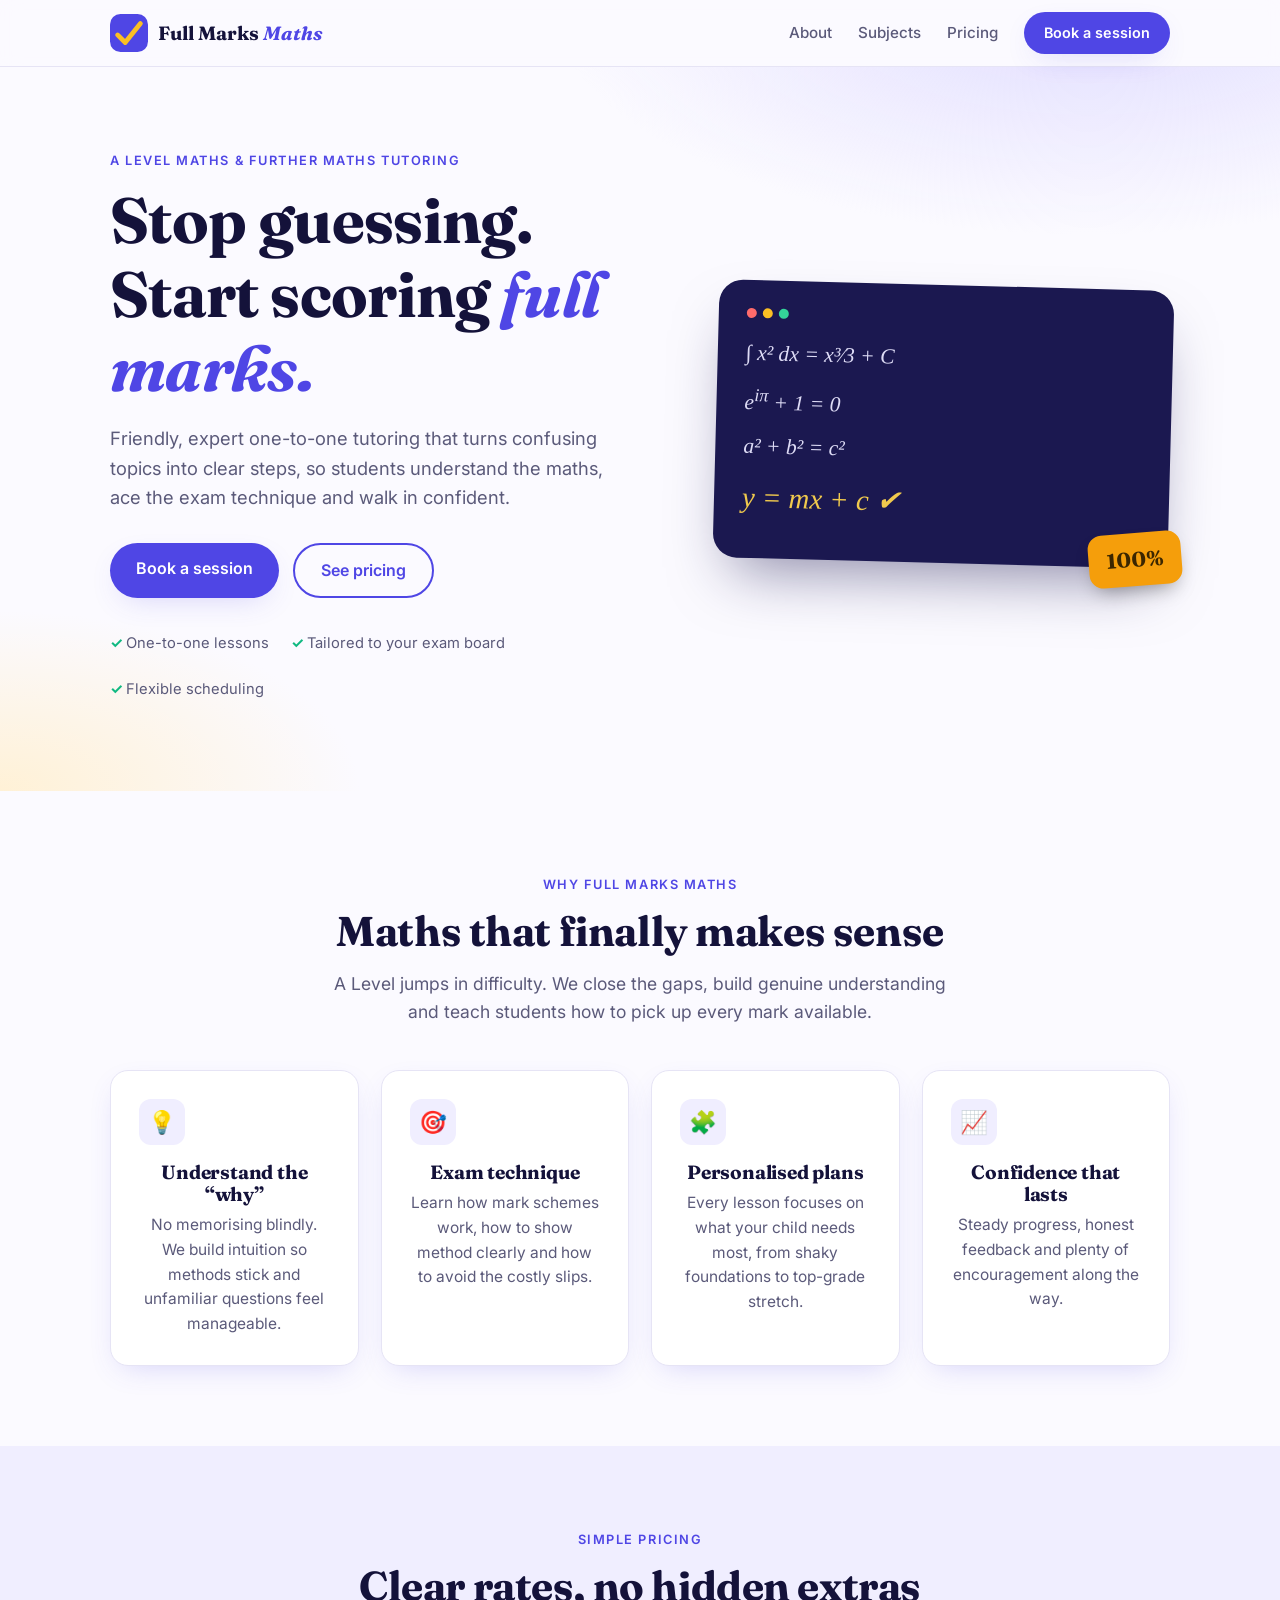
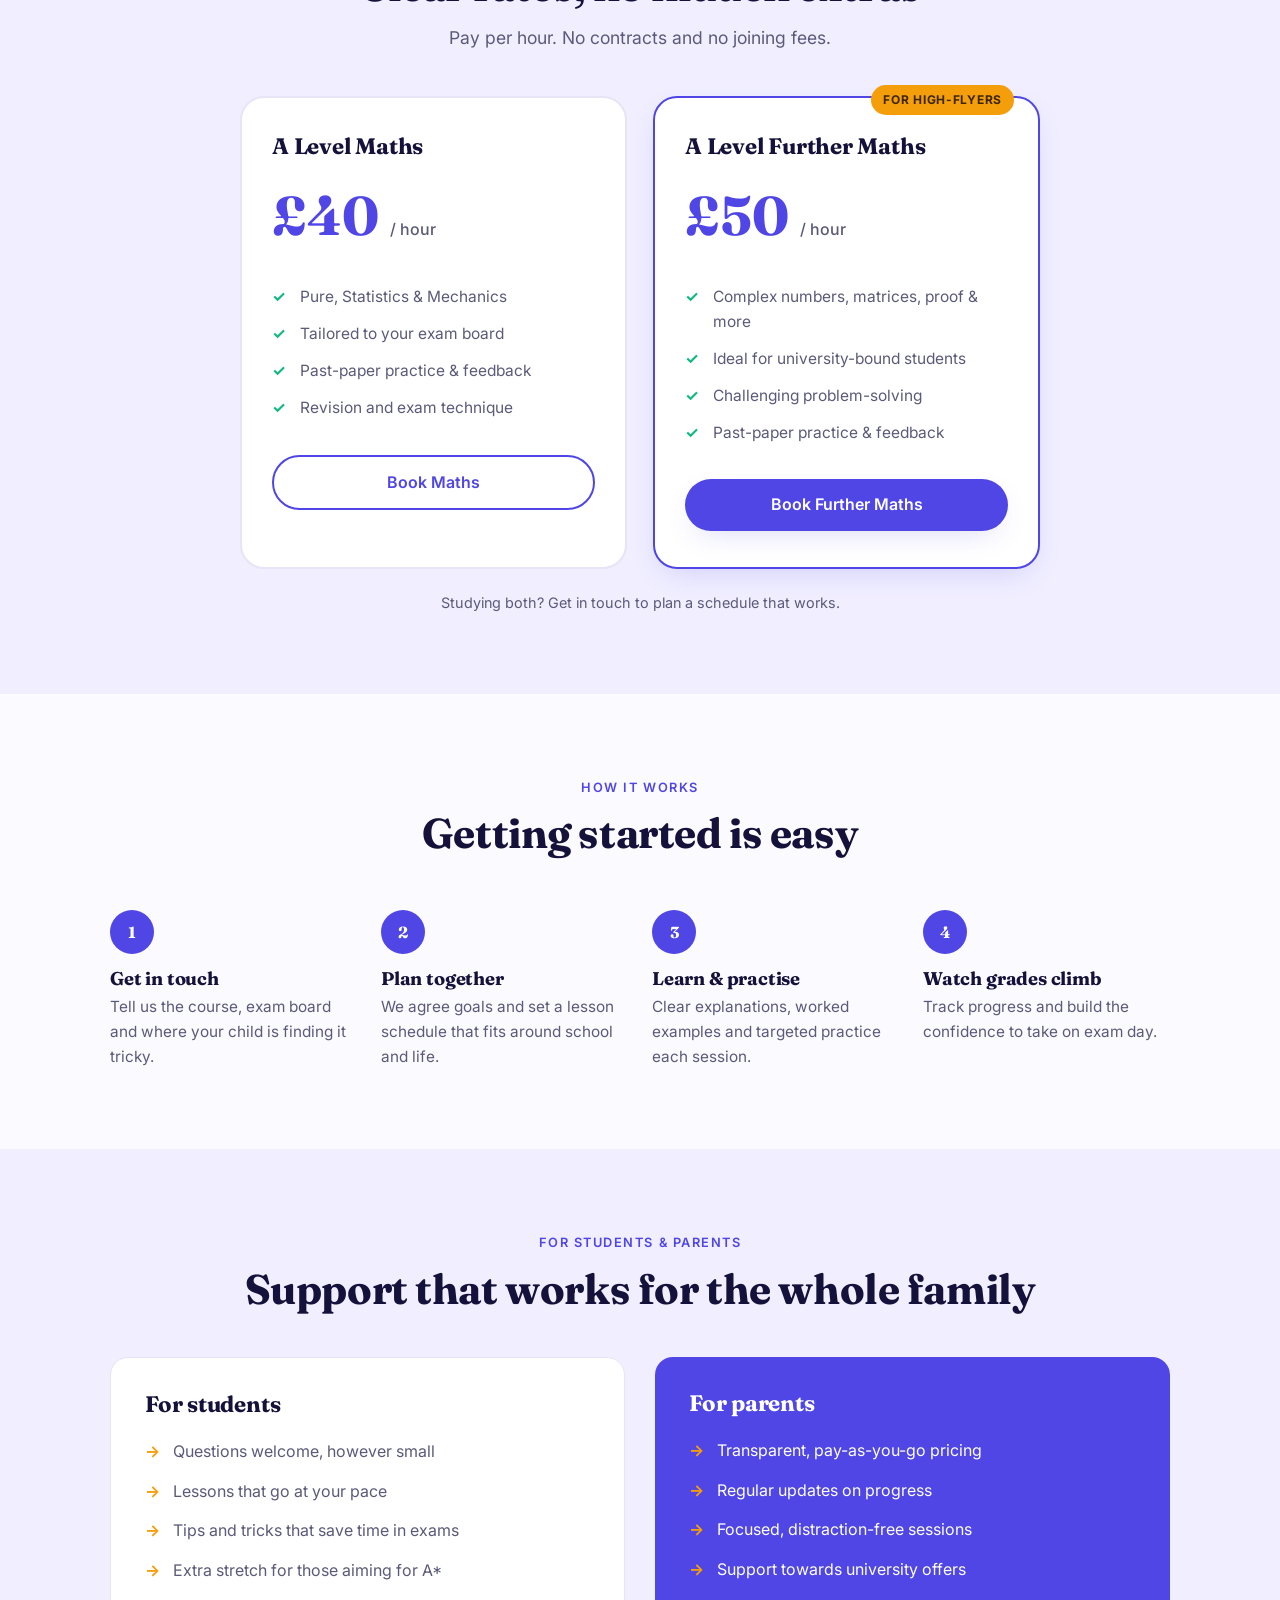
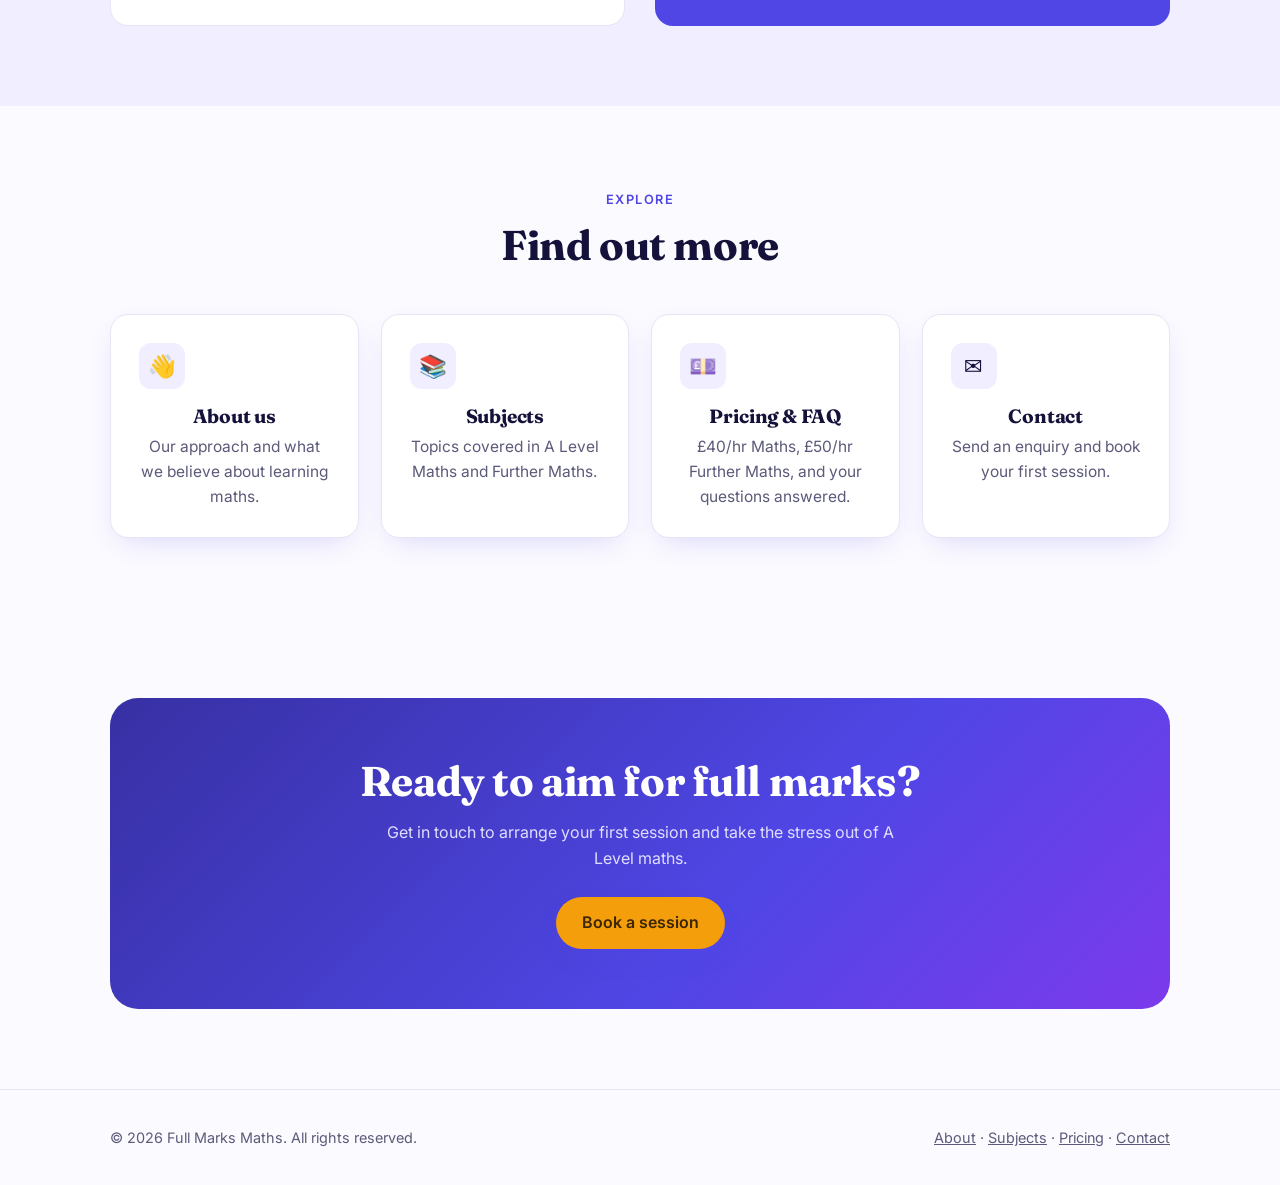
<file: index.html>
<!doctype html>
<html lang="en-GB">
<head>
<meta charset="utf-8">
<meta name="viewport" content="width=device-width, initial-scale=1">
<title>Full Marks Maths | A Level Maths & Further Maths Tutoring</title>
<meta name="description" content="Expert one-to-one A Level Maths (£40/hr) and Further Maths (£50/hr) tutoring. Build confidence, understand the why, and aim for full marks.">
<link rel="icon" href="data:image/svg+xml,<svg xmlns='http://www.w3.org/2000/svg' viewBox='0 0 100 100'><rect width='100' height='100' rx='22' fill='%234f46e5'/><path d='M22 54l18 18 38-42' fill='none' stroke='%23fbbf24' stroke-width='12' stroke-linecap='round' stroke-linejoin='round'/></svg>">
<link rel="preconnect" href="https://fonts.googleapis.com">
<link rel="preconnect" href="https://fonts.gstatic.com" crossorigin>
<link href="https://fonts.googleapis.com/css2?family=Fraunces:opsz,wght@9..144,600;9..144,700&family=Inter:wght@400;500;600&display=swap" rel="stylesheet">
<style>
:root{
  --ink:#14123a; --muted:#5b5a7a; --bg:#fbfaff; --card:#ffffff;
  --brand:#4f46e5; --brand-dark:#3730a3; --accent:#f59e0b; --mint:#10b981;
  --line:#e6e4f5; --soft:#f0eeff;
  --radius:18px; --shadow:0 10px 30px -12px rgba(79,70,229,.25);
}
*{box-sizing:border-box;margin:0;padding:0}
html{scroll-behavior:smooth}
body{font-family:Inter,system-ui,sans-serif;color:var(--ink);background:var(--bg);line-height:1.6}
h1,h2,h3{font-family:Fraunces,Georgia,serif;line-height:1.15;letter-spacing:-.01em}
a{color:inherit}
.wrap{max-width:1100px;margin:0 auto;padding:0 20px}
section{padding:80px 0}
.eyebrow{display:inline-block;font-weight:600;font-size:.8rem;letter-spacing:.12em;text-transform:uppercase;color:var(--brand);margin-bottom:12px}
h2{font-size:clamp(1.8rem,4vw,2.6rem);margin-bottom:14px}
.lead{color:var(--muted);font-size:1.1rem;max-width:620px}
.center{text-align:center}.center .lead{margin:0 auto}

/* nav */
header{position:sticky;top:0;z-index:10;background:rgba(251,250,255,.85);backdrop-filter:blur(10px);border-bottom:1px solid var(--line)}
nav{display:flex;align-items:center;justify-content:space-between;height:66px}
.logo{display:flex;align-items:center;gap:10px;font-family:Fraunces,serif;font-weight:700;font-size:1.2rem;text-decoration:none}
.logo .lm{color:var(--brand);font-style:italic}
nav ul{display:flex;gap:26px;list-style:none;align-items:center}
nav ul a{text-decoration:none;font-weight:500;font-size:.95rem;color:var(--muted)}
nav ul a:hover{color:var(--brand)}
.btn{display:inline-block;padding:13px 26px;border-radius:999px;background:var(--brand);color:#fff!important;font-weight:600;text-decoration:none;box-shadow:var(--shadow);transition:transform .15s,background .15s}
.btn:hover{background:var(--brand-dark);transform:translateY(-2px)}
.btn.ghost{background:transparent;color:var(--brand)!important;border:2px solid var(--brand);box-shadow:none}
.btn.ghost:hover{background:var(--soft)}
.btn.sm{padding:9px 20px;font-size:.9rem}

/* hero */
.hero{position:relative;overflow:hidden;padding:80px 0 90px;background:
  radial-gradient(900px 400px at 85% -10%,#e0dcff 0,transparent 60%),
  radial-gradient(600px 300px at 0% 100%,#fff1d6 0,transparent 60%)}
.hero .grid{display:grid;grid-template-columns:1.1fr .9fr;gap:50px;align-items:center}
.hero h1{font-size:clamp(2.4rem,6vw,4rem);margin-bottom:20px}
.hero h1 em{color:var(--brand);font-style:italic}
.hero p{font-size:1.15rem;color:var(--muted);max-width:520px;margin-bottom:30px}
.cta{display:flex;gap:14px;flex-wrap:wrap}
.trust{display:flex;gap:22px;flex-wrap:wrap;margin-top:34px;font-size:.92rem;color:var(--muted)}
.trust span::before{content:"✓ ";color:var(--mint);font-weight:700}

/* hero card */
.board{background:#1b1850;color:#e9e7ff;border-radius:24px;padding:28px;box-shadow:0 30px 60px -20px rgba(27,24,80,.5);transform:rotate(1.5deg);position:relative}
.board .dots{display:flex;gap:6px;margin-bottom:18px}
.board .dots i{width:10px;height:10px;border-radius:50%;background:#ff6b6b}
.board .dots i:nth-child(2){background:#fbbf24}.board .dots i:nth-child(3){background:#34d399}
.board .eq{font-family:"Times New Roman",Georgia,serif;font-style:italic;font-size:1.35rem;margin:10px 0;opacity:.95}
.board .eq.big{font-size:1.8rem;color:#fcd34d}
.board .mark{position:absolute;right:-14px;bottom:-18px;background:var(--accent);color:#3b2600;font-weight:700;border-radius:14px;padding:10px 18px;transform:rotate(-6deg);box-shadow:0 10px 20px -8px rgba(0,0,0,.4);font-family:Fraunces,serif;font-size:1.3rem}

/* cards */
.cards{display:grid;grid-template-columns:repeat(auto-fit,minmax(240px,1fr));gap:22px;margin-top:44px}
.card{background:var(--card);border:1px solid var(--line);border-radius:var(--radius);padding:28px;box-shadow:var(--shadow)}
.card .ic{width:46px;height:46px;border-radius:12px;background:var(--soft);display:grid;place-items:center;font-size:1.4rem;margin-bottom:16px}
.card h3{font-size:1.2rem;margin-bottom:8px}
.card p{color:var(--muted);font-size:.97rem}

/* pricing */
.alt{background:var(--soft)}
.prices{display:grid;grid-template-columns:repeat(auto-fit,minmax(280px,1fr));gap:26px;max-width:800px;margin:44px auto 0}
.price{background:#fff;border:2px solid var(--line);border-radius:24px;padding:36px 30px;text-align:left;position:relative}
.price.pop{border-color:var(--brand);box-shadow:var(--shadow)}
.price .tag{position:absolute;top:-13px;right:24px;background:var(--accent);color:#3b2600;font-weight:700;font-size:.75rem;padding:5px 12px;border-radius:999px;letter-spacing:.06em;text-transform:uppercase}
.price h3{font-size:1.4rem}
.amt{font-family:Fraunces,serif;font-size:3.4rem;font-weight:700;color:var(--brand);margin:12px 0 2px}
.amt small{font-size:1rem;color:var(--muted);font-family:Inter,sans-serif;font-weight:500}
.price ul{list-style:none;margin:20px 0 28px}
.price li{padding:6px 0 6px 28px;position:relative;color:var(--muted);font-size:.97rem}
.price li::before{content:"✓";position:absolute;left:0;color:var(--mint);font-weight:700}
.price .btn{width:100%;text-align:center}
.note{margin-top:22px;color:var(--muted);font-size:.9rem}

/* steps */
.steps{display:grid;grid-template-columns:repeat(auto-fit,minmax(220px,1fr));gap:24px;margin-top:44px;counter-reset:s}
.step{counter-increment:s;padding-top:8px}
.step::before{content:counter(s);display:grid;place-items:center;width:44px;height:44px;border-radius:50%;background:var(--brand);color:#fff;font-family:Fraunces,serif;font-weight:700;margin-bottom:14px}
.step h3{font-size:1.15rem;margin-bottom:6px}
.step p{color:var(--muted);font-size:.96rem}

/* parents/quote */
.two{display:grid;grid-template-columns:1fr 1fr;gap:30px;margin-top:44px}
.panel{border-radius:var(--radius);padding:34px}
.panel.a{background:#fff;border:1px solid var(--line)}
.panel.b{background:var(--brand);color:#fff}
.panel h3{margin-bottom:14px;font-size:1.4rem}
.panel ul{list-style:none}
.panel li{padding:7px 0 7px 28px;position:relative}
.panel li::before{content:"→";position:absolute;left:0;color:var(--accent);font-weight:700}
.panel.a li{color:var(--muted)}

/* cta band */
.band{background:linear-gradient(135deg,#3730a3,#4f46e5 60%,#7c3aed);color:#fff;border-radius:28px;padding:60px 30px;text-align:center}
.band h2{color:#fff}
.band p{color:#e0deff;max-width:520px;margin:0 auto 26px}
.band .btn{background:var(--accent);color:#3b2600!important}
.band .btn:hover{background:#fbbf24}

footer{padding:36px 0;color:var(--muted);font-size:.9rem;border-top:1px solid var(--line)}
footer .wrap{display:flex;justify-content:space-between;flex-wrap:wrap;gap:10px}

@media(max-width:820px){
  .hero .grid,.two{grid-template-columns:1fr}
  .board{transform:none;margin-top:10px}
  nav ul li:not(:last-child){display:none}
  section{padding:60px 0}
  .logo{font-size:1.05rem;white-space:nowrap;gap:8px}.logo svg{width:32px;height:32px}
  .btn.sm{padding:8px 14px;font-size:.85rem;white-space:nowrap}
}
@media(prefers-reduced-motion:reduce){*{transition:none!important;scroll-behavior:auto!important}}

/* inner pages */
nav ul a.on{color:var(--brand)}
.page-hero{padding:64px 0 50px;background:radial-gradient(800px 300px at 90% -20%,#e0dcff 0,transparent 60%),radial-gradient(500px 250px at 0% 100%,#fff1d6 0,transparent 60%)}
.page-hero h1{font-size:clamp(2.1rem,5vw,3.2rem);margin-bottom:14px}
.page-hero p{color:var(--muted);font-size:1.1rem;max-width:620px}
.split{display:grid;grid-template-columns:1fr 1fr;gap:40px;align-items:start}
.split p{color:var(--muted);margin-bottom:14px}
.split h2{font-size:1.9rem}
.topics{display:grid;grid-template-columns:repeat(auto-fit,minmax(240px,1fr));gap:20px;margin-top:30px}
.topic{background:#fff;border:1px solid var(--line);border-radius:var(--radius);padding:24px}
.topic h3{font-size:1.1rem;margin-bottom:10px;color:var(--brand)}
.topic ul{list-style:none}.topic li{padding:3px 0 3px 18px;position:relative;color:var(--muted);font-size:.95rem}
.topic li::before{content:"•";position:absolute;left:0;color:var(--accent)}
.stats{display:grid;grid-template-columns:repeat(auto-fit,minmax(150px,1fr));gap:18px;margin-top:30px}
.stat{background:#fff;border:1px solid var(--line);border-radius:var(--radius);padding:22px;text-align:center}
.stat b{display:block;font-family:Fraunces,serif;font-size:2rem;color:var(--brand)}
.stat span{color:var(--muted);font-size:.9rem}
details{background:#fff;border:1px solid var(--line);border-radius:14px;padding:18px 22px;margin-bottom:12px}
summary{font-weight:600;cursor:pointer}
details p{color:var(--muted);margin-top:10px}
.faq{max-width:760px;margin:30px auto 0}
form{background:#fff;border:1px solid var(--line);border-radius:var(--radius);padding:30px;box-shadow:var(--shadow)}
label{display:block;font-weight:600;font-size:.9rem;margin:0 0 6px}
input,select,textarea{width:100%;font:inherit;padding:12px 14px;border:1.5px solid var(--line);border-radius:12px;margin-bottom:18px;background:#fff;color:var(--ink)}
input:focus,select:focus,textarea:focus{outline:none;border-color:var(--brand);box-shadow:0 0 0 3px var(--soft)}
textarea{min-height:130px;resize:vertical}
button.btn{border:0;cursor:pointer;font:inherit;font-weight:600}
.info p{margin-bottom:18px}.info b{display:block;font-family:Fraunces,serif;font-size:1.1rem}
@media(max-width:820px){.split{grid-template-columns:1fr}}

</style>
</head>
<body>

<header>
  <div class="wrap">
    <nav aria-label="Main">
      <a class="logo" href="#top" aria-label="Full Marks Maths home">
        <svg width="38" height="38" viewBox="0 0 40 40" aria-hidden="true"><rect width="40" height="40" rx="11" fill="#4f46e5"/><path d="M8 22l8 8L32 10" fill="none" stroke="#fbbf24" stroke-width="5" stroke-linecap="round" stroke-linejoin="round"/></svg>
        <span>Full Marks <span class="lm">Maths</span></span>
      </a>
      <ul><li><a href="about.html">About</a></li><li><a href="subjects.html">Subjects</a></li><li><a href="pricing.html">Pricing</a></li><li><a class="btn sm" href="contact.html">Book a session</a></li></ul>
    </nav>
  </div>
</header>

<main id="top">
<section class="hero">
  <div class="wrap grid">
    <div>
      <span class="eyebrow">A Level Maths &amp; Further Maths Tutoring</span>
      <h1>Stop guessing. Start scoring <em>full marks.</em></h1>
      <p>Friendly, expert one-to-one tutoring that turns confusing topics into clear steps, so students understand the maths, ace the exam technique and walk in confident.</p>
      <div class="cta">
        <a class="btn" href="contact.html">Book a session</a>
        <a class="btn ghost" href="pricing.html">See pricing</a>
      </div>
      <div class="trust">
        <span>One-to-one lessons</span>
        <span>Tailored to your exam board</span>
        <span>Flexible scheduling</span>
      </div>
    </div>
    <div class="board" aria-hidden="true">
      <div class="dots"><i></i><i></i><i></i></div>
      <div class="eq">∫ x² dx = x³⁄3 + C</div>
      <div class="eq">e<sup>iπ</sup> + 1 = 0</div>
      <div class="eq">a² + b² = c²</div>
      <div class="eq big">y = mx + c ✔</div>
      <div class="mark">100%</div>
    </div>
  </div>
</section>

<section id="why">
  <div class="wrap center">
    <span class="eyebrow">Why Full Marks Maths</span>
    <h2>Maths that finally makes sense</h2>
    <p class="lead">A Level jumps in difficulty. We close the gaps, build genuine understanding and teach students how to pick up every mark available.</p>
    <div class="cards">
      <div class="card"><div class="ic">💡</div><h3>Understand the “why”</h3><p>No memorising blindly. We build intuition so methods stick and unfamiliar questions feel manageable.</p></div>
      <div class="card"><div class="ic">🎯</div><h3>Exam technique</h3><p>Learn how mark schemes work, how to show method clearly and how to avoid the costly slips.</p></div>
      <div class="card"><div class="ic">🧩</div><h3>Personalised plans</h3><p>Every lesson focuses on what your child needs most, from shaky foundations to top-grade stretch.</p></div>
      <div class="card"><div class="ic">📈</div><h3>Confidence that lasts</h3><p>Steady progress, honest feedback and plenty of encouragement along the way.</p></div>
    </div>
  </div>
</section>

<section id="pricing" class="alt">
  <div class="wrap center">
    <span class="eyebrow">Simple pricing</span>
    <h2>Clear rates, no hidden extras</h2>
    <p class="lead">Pay per hour. No contracts and no joining fees.</p>
    <div class="prices">
      <div class="price">
        <h3>A Level Maths</h3>
        <div class="amt">£40 <small>/ hour</small></div>
        <ul>
          <li>Pure, Statistics &amp; Mechanics</li>
          <li>Tailored to your exam board</li>
          <li>Past-paper practice &amp; feedback</li>
          <li>Revision and exam technique</li>
        </ul>
        <a class="btn ghost" href="contact.html">Book Maths</a>
      </div>
      <div class="price pop">
        <span class="tag">For high-flyers</span>
        <h3>A Level Further Maths</h3>
        <div class="amt">£50 <small>/ hour</small></div>
        <ul>
          <li>Complex numbers, matrices, proof &amp; more</li>
          <li>Ideal for university-bound students</li>
          <li>Challenging problem-solving</li>
          <li>Past-paper practice &amp; feedback</li>
        </ul>
        <a class="btn" href="contact.html">Book Further Maths</a>
      </div>
    </div>
    <p class="note">Studying both? Get in touch to plan a schedule that works.</p>
  </div>
</section>

<section id="how">
  <div class="wrap center">
    <span class="eyebrow">How it works</span>
    <h2>Getting started is easy</h2>
    <div class="steps" style="text-align:left">
      <div class="step"><h3>Get in touch</h3><p>Tell us the course, exam board and where your child is finding it tricky.</p></div>
      <div class="step"><h3>Plan together</h3><p>We agree goals and set a lesson schedule that fits around school and life.</p></div>
      <div class="step"><h3>Learn &amp; practise</h3><p>Clear explanations, worked examples and targeted practice each session.</p></div>
      <div class="step"><h3>Watch grades climb</h3><p>Track progress and build the confidence to take on exam day.</p></div>
    </div>
  </div>
</section>

<section id="parents" class="alt">
  <div class="wrap">
    <div class="center">
      <span class="eyebrow">For students &amp; parents</span>
      <h2>Support that works for the whole family</h2>
    </div>
    <div class="two">
      <div class="panel a">
        <h3>For students</h3>
        <ul>
          <li>Questions welcome, however small</li>
          <li>Lessons that go at your pace</li>
          <li>Tips and tricks that save time in exams</li>
          <li>Extra stretch for those aiming for A*</li>
        </ul>
      </div>
      <div class="panel b">
        <h3>For parents</h3>
        <ul>
          <li>Transparent, pay-as-you-go pricing</li>
          <li>Regular updates on progress</li>
          <li>Focused, distraction-free sessions</li>
          <li>Support towards university offers</li>
        </ul>
      </div>
    </div>
  </div>
</section>

<section id="explore">
  <div class="wrap center">
    <span class="eyebrow">Explore</span>
    <h2>Find out more</h2>
    <div class="cards">
      <a class="card" href="about.html" style="text-decoration:none"><div class="ic">👋</div><h3>About us</h3><p>Our approach and what we believe about learning maths.</p></a>
      <a class="card" href="subjects.html" style="text-decoration:none"><div class="ic">📚</div><h3>Subjects</h3><p>Topics covered in A Level Maths and Further Maths.</p></a>
      <a class="card" href="pricing.html" style="text-decoration:none"><div class="ic">💷</div><h3>Pricing &amp; FAQ</h3><p>£40/hr Maths, £50/hr Further Maths, and your questions answered.</p></a>
      <a class="card" href="contact.html" style="text-decoration:none"><div class="ic">✉️</div><h3>Contact</h3><p>Send an enquiry and book your first session.</p></a>
    </div>
  </div>
</section>

<section id="contact">
  <div class="wrap">
    <div class="band">
      <h2>Ready to aim for full marks?</h2>
      <p>Get in touch to arrange your first session and take the stress out of A Level maths.</p>
      <a class="btn" href="contact.html">Book a session</a>
    </div>
  </div>
</section>
</main>

<footer>
  <div class="wrap">
    <span>© <span id="yr">2026</span> Full Marks Maths. All rights reserved.</span>
    <span><a href="about.html">About</a> · <a href="subjects.html">Subjects</a> · <a href="pricing.html">Pricing</a> · <a href="contact.html">Contact</a></span>
  </div>
</footer>
<script>document.getElementById('yr').textContent=new Date().getFullYear()</script>
</body>
</html>
</file>
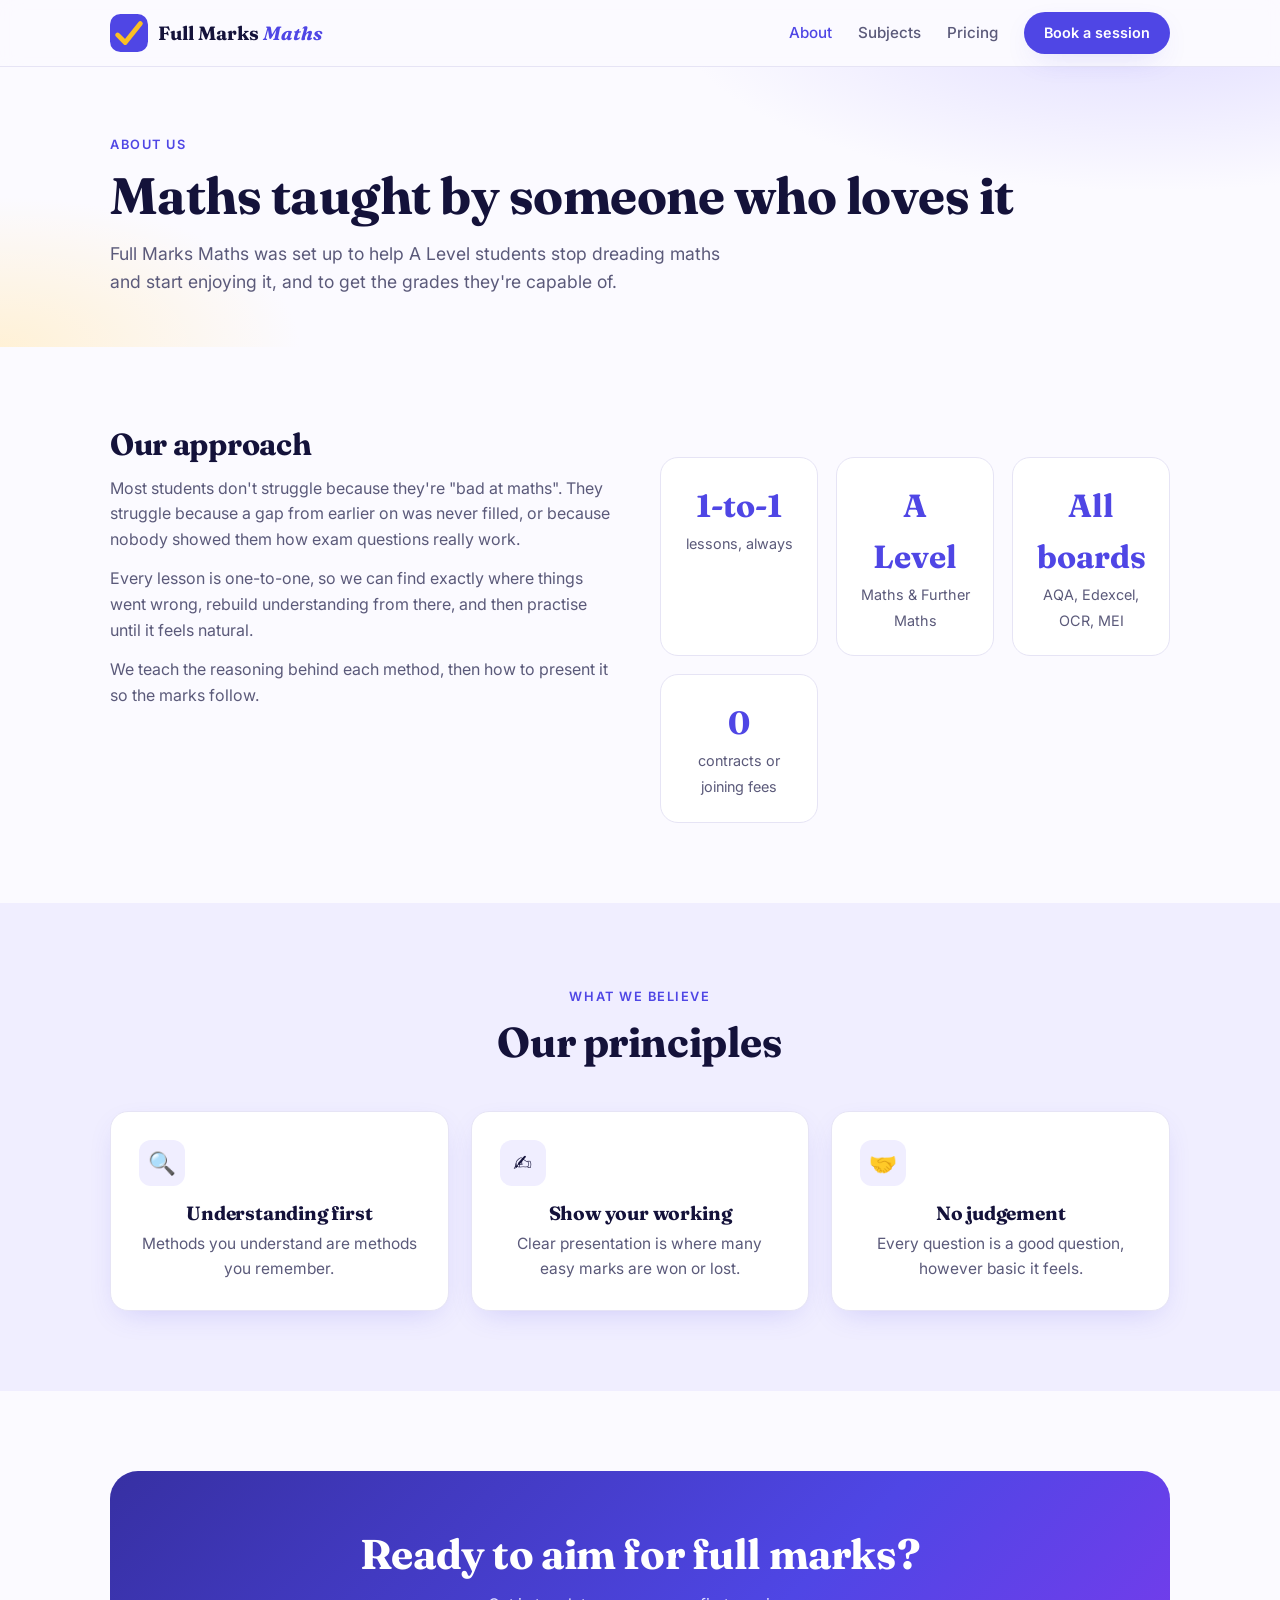
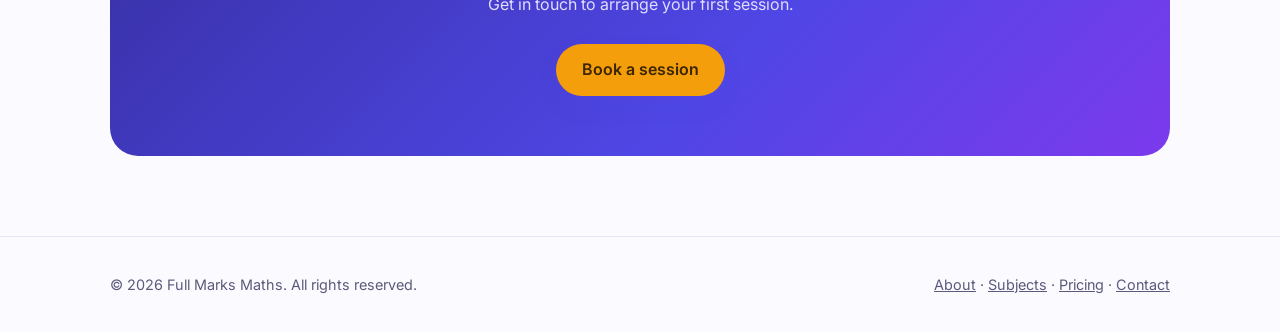
<file: about.html>
<!doctype html>
<html lang="en-GB">
<head>
<meta charset="utf-8">
<meta name="viewport" content="width=device-width, initial-scale=1">
<title>About | Full Marks Maths</title>
<meta name="description" content="Meet Full Marks Maths: friendly, expert A Level maths tutoring focused on understanding and exam success.">
<link rel="icon" href="data:image/svg+xml,<svg xmlns='http://www.w3.org/2000/svg' viewBox='0 0 100 100'>
<link rel="preconnect" href="https://fonts.googleapis.com">
<link rel="preconnect" href="https://fonts.gstatic.com" crossorigin>
<link href="https://fonts.googleapis.com/css2?family=Fraunces:opsz,wght@9..144,600;9..144,700&family=Inter:wght@400;500;600&display=swap" rel="stylesheet">
<style>
:root{
  --ink:#14123a; --muted:#5b5a7a; --bg:#fbfaff; --card:#ffffff;
  --brand:#4f46e5; --brand-dark:#3730a3; --accent:#f59e0b; --mint:#10b981;
  --line:#e6e4f5; --soft:#f0eeff;
  --radius:18px; --shadow:0 10px 30px -12px rgba(79,70,229,.25);
}
*{box-sizing:border-box;margin:0;padding:0}
html{scroll-behavior:smooth}
body{font-family:Inter,system-ui,sans-serif;color:var(--ink);background:var(--bg);line-height:1.6}
h1,h2,h3{font-family:Fraunces,Georgia,serif;line-height:1.15;letter-spacing:-.01em}
a{color:inherit}
.wrap{max-width:1100px;margin:0 auto;padding:0 20px}
section{padding:80px 0}
.eyebrow{display:inline-block;font-weight:600;font-size:.8rem;letter-spacing:.12em;text-transform:uppercase;color:var(--brand);margin-bottom:12px}
h2{font-size:clamp(1.8rem,4vw,2.6rem);margin-bottom:14px}
.lead{color:var(--muted);font-size:1.1rem;max-width:620px}
.center{text-align:center}.center .lead{margin:0 auto}

/* nav */
header{position:sticky;top:0;z-index:10;background:rgba(251,250,255,.85);backdrop-filter:blur(10px);border-bottom:1px solid var(--line)}
nav{display:flex;align-items:center;justify-content:space-between;height:66px}
.logo{display:flex;align-items:center;gap:10px;font-family:Fraunces,serif;font-weight:700;font-size:1.2rem;text-decoration:none}
.logo .lm{color:var(--brand);font-style:italic}
nav ul{display:flex;gap:26px;list-style:none;align-items:center}
nav ul a{text-decoration:none;font-weight:500;font-size:.95rem;color:var(--muted)}
nav ul a:hover{color:var(--brand)}
.btn{display:inline-block;padding:13px 26px;border-radius:999px;background:var(--brand);color:#fff!important;font-weight:600;text-decoration:none;box-shadow:var(--shadow);transition:transform .15s,background .15s}
.btn:hover{background:var(--brand-dark);transform:translateY(-2px)}
.btn.ghost{background:transparent;color:var(--brand)!important;border:2px solid var(--brand);box-shadow:none}
.btn.ghost:hover{background:var(--soft)}
.btn.sm{padding:9px 20px;font-size:.9rem}

/* hero */
.hero{position:relative;overflow:hidden;padding:80px 0 90px;background:
  radial-gradient(900px 400px at 85% -10%,#e0dcff 0,transparent 60%),
  radial-gradient(600px 300px at 0% 100%,#fff1d6 0,transparent 60%)}
.hero .grid{display:grid;grid-template-columns:1.1fr .9fr;gap:50px;align-items:center}
.hero h1{font-size:clamp(2.4rem,6vw,4rem);margin-bottom:20px}
.hero h1 em{color:var(--brand);font-style:italic}
.hero p{font-size:1.15rem;color:var(--muted);max-width:520px;margin-bottom:30px}
.cta{display:flex;gap:14px;flex-wrap:wrap}
.trust{display:flex;gap:22px;flex-wrap:wrap;margin-top:34px;font-size:.92rem;color:var(--muted)}
.trust span::before{content:"✓ ";color:var(--mint);font-weight:700}

/* hero card */
.board{background:#1b1850;color:#e9e7ff;border-radius:24px;padding:28px;box-shadow:0 30px 60px -20px rgba(27,24,80,.5);transform:rotate(1.5deg);position:relative}
.board .dots{display:flex;gap:6px;margin-bottom:18px}
.board .dots i{width:10px;height:10px;border-radius:50%;background:#ff6b6b}
.board .dots i:nth-child(2){background:#fbbf24}.board .dots i:nth-child(3){background:#34d399}
.board .eq{font-family:"Times New Roman",Georgia,serif;font-style:italic;font-size:1.35rem;margin:10px 0;opacity:.95}
.board .eq.big{font-size:1.8rem;color:#fcd34d}
.board .mark{position:absolute;right:-14px;bottom:-18px;background:var(--accent);color:#3b2600;font-weight:700;border-radius:14px;padding:10px 18px;transform:rotate(-6deg);box-shadow:0 10px 20px -8px rgba(0,0,0,.4);font-family:Fraunces,serif;font-size:1.3rem}

/* cards */
.cards{display:grid;grid-template-columns:repeat(auto-fit,minmax(240px,1fr));gap:22px;margin-top:44px}
.card{background:var(--card);border:1px solid var(--line);border-radius:var(--radius);padding:28px;box-shadow:var(--shadow)}
.card .ic{width:46px;height:46px;border-radius:12px;background:var(--soft);display:grid;place-items:center;font-size:1.4rem;margin-bottom:16px}
.card h3{font-size:1.2rem;margin-bottom:8px}
.card p{color:var(--muted);font-size:.97rem}

/* pricing */
.alt{background:var(--soft)}
.prices{display:grid;grid-template-columns:repeat(auto-fit,minmax(280px,1fr));gap:26px;max-width:800px;margin:44px auto 0}
.price{background:#fff;border:2px solid var(--line);border-radius:24px;padding:36px 30px;text-align:left;position:relative}
.price.pop{border-color:var(--brand);box-shadow:var(--shadow)}
.price .tag{position:absolute;top:-13px;right:24px;background:var(--accent);color:#3b2600;font-weight:700;font-size:.75rem;padding:5px 12px;border-radius:999px;letter-spacing:.06em;text-transform:uppercase}
.price h3{font-size:1.4rem}
.amt{font-family:Fraunces,serif;font-size:3.4rem;font-weight:700;color:var(--brand);margin:12px 0 2px}
.amt small{font-size:1rem;color:var(--muted);font-family:Inter,sans-serif;font-weight:500}
.price ul{list-style:none;margin:20px 0 28px}
.price li{padding:6px 0 6px 28px;position:relative;color:var(--muted);font-size:.97rem}
.price li::before{content:"✓";position:absolute;left:0;color:var(--mint);font-weight:700}
.price .btn{width:100%;text-align:center}
.note{margin-top:22px;color:var(--muted);font-size:.9rem}

/* steps */
.steps{display:grid;grid-template-columns:repeat(auto-fit,minmax(220px,1fr));gap:24px;margin-top:44px;counter-reset:s}
.step{counter-increment:s;padding-top:8px}
.step::before{content:counter(s);display:grid;place-items:center;width:44px;height:44px;border-radius:50%;background:var(--brand);color:#fff;font-family:Fraunces,serif;font-weight:700;margin-bottom:14px}
.step h3{font-size:1.15rem;margin-bottom:6px}
.step p{color:var(--muted);font-size:.96rem}

/* parents/quote */
.two{display:grid;grid-template-columns:1fr 1fr;gap:30px;margin-top:44px}
.panel{border-radius:var(--radius);padding:34px}
.panel.a{background:#fff;border:1px solid var(--line)}
.panel.b{background:var(--brand);color:#fff}
.panel h3{margin-bottom:14px;font-size:1.4rem}
.panel ul{list-style:none}
.panel li{padding:7px 0 7px 28px;position:relative}
.panel li::before{content:"→";position:absolute;left:0;color:var(--accent);font-weight:700}
.panel.a li{color:var(--muted)}

/* cta band */
.band{background:linear-gradient(135deg,#3730a3,#4f46e5 60%,#7c3aed);color:#fff;border-radius:28px;padding:60px 30px;text-align:center}
.band h2{color:#fff}
.band p{color:#e0deff;max-width:520px;margin:0 auto 26px}
.band .btn{background:var(--accent);color:#3b2600!important}
.band .btn:hover{background:#fbbf24}

footer{padding:36px 0;color:var(--muted);font-size:.9rem;border-top:1px solid var(--line)}
footer .wrap{display:flex;justify-content:space-between;flex-wrap:wrap;gap:10px}

@media(max-width:820px){
  .hero .grid,.two{grid-template-columns:1fr}
  .board{transform:none;margin-top:10px}
  nav ul li:not(:last-child){display:none}
  section{padding:60px 0}
  .logo{font-size:1.05rem;white-space:nowrap;gap:8px}.logo svg{width:32px;height:32px}
  .btn.sm{padding:8px 14px;font-size:.85rem;white-space:nowrap}
}
@media(prefers-reduced-motion:reduce){*{transition:none!important;scroll-behavior:auto!important}}

/* inner pages */
nav ul a.on{color:var(--brand)}
.page-hero{padding:64px 0 50px;background:radial-gradient(800px 300px at 90% -20%,#e0dcff 0,transparent 60%),radial-gradient(500px 250px at 0% 100%,#fff1d6 0,transparent 60%)}
.page-hero h1{font-size:clamp(2.1rem,5vw,3.2rem);margin-bottom:14px}
.page-hero p{color:var(--muted);font-size:1.1rem;max-width:620px}
.split{display:grid;grid-template-columns:1fr 1fr;gap:40px;align-items:start}
.split p{color:var(--muted);margin-bottom:14px}
.split h2{font-size:1.9rem}
.topics{display:grid;grid-template-columns:repeat(auto-fit,minmax(240px,1fr));gap:20px;margin-top:30px}
.topic{background:#fff;border:1px solid var(--line);border-radius:var(--radius);padding:24px}
.topic h3{font-size:1.1rem;margin-bottom:10px;color:var(--brand)}
.topic ul{list-style:none}.topic li{padding:3px 0 3px 18px;position:relative;color:var(--muted);font-size:.95rem}
.topic li::before{content:"•";position:absolute;left:0;color:var(--accent)}
.stats{display:grid;grid-template-columns:repeat(auto-fit,minmax(150px,1fr));gap:18px;margin-top:30px}
.stat{background:#fff;border:1px solid var(--line);border-radius:var(--radius);padding:22px;text-align:center}
.stat b{display:block;font-family:Fraunces,serif;font-size:2rem;color:var(--brand)}
.stat span{color:var(--muted);font-size:.9rem}
details{background:#fff;border:1px solid var(--line);border-radius:14px;padding:18px 22px;margin-bottom:12px}
summary{font-weight:600;cursor:pointer}
details p{color:var(--muted);margin-top:10px}
.faq{max-width:760px;margin:30px auto 0}
form{background:#fff;border:1px solid var(--line);border-radius:var(--radius);padding:30px;box-shadow:var(--shadow)}
label{display:block;font-weight:600;font-size:.9rem;margin:0 0 6px}
input,select,textarea{width:100%;font:inherit;padding:12px 14px;border:1.5px solid var(--line);border-radius:12px;margin-bottom:18px;background:#fff;color:var(--ink)}
input:focus,select:focus,textarea:focus{outline:none;border-color:var(--brand);box-shadow:0 0 0 3px var(--soft)}
textarea{min-height:130px;resize:vertical}
button.btn{border:0;cursor:pointer;font:inherit;font-weight:600}
.info p{margin-bottom:18px}.info b{display:block;font-family:Fraunces,serif;font-size:1.1rem}
@media(max-width:820px){.split{grid-template-columns:1fr}}

</style>
</head>
<body>
<header>
  <div class="wrap">
    <nav aria-label="Main">
      <a class="logo" href="index.html" aria-label="Full Marks Maths home">
        <svg width="38" height="38" viewBox="0 0 40 40" aria-hidden="true"><rect width="40" height="40" rx="11" fill="#4f46e5"/><path d="M8 22l8 8L32 10" fill="none" stroke="#fbbf24" stroke-width="5" stroke-linecap="round" stroke-linejoin="round"/></svg>
        <span>Full Marks <span class="lm">Maths</span></span>
      </a>
      <ul><li><a href="about.html" class="on" aria-current="page">About</a></li><li><a href="subjects.html">Subjects</a></li><li><a href="pricing.html">Pricing</a></li><li><a class="btn sm" href="contact.html">Book a session</a></li></ul>
    </nav>
  </div>
</header>
<main>
<section class="page-hero"><div class="wrap"><span class="eyebrow">About us</span><h1>Maths taught by someone who loves it</h1><p>Full Marks Maths was set up to help A Level students stop dreading maths and start enjoying it, and to get the grades they're capable of.</p></div></section>
<section><div class="wrap split">
<div><h2>Our approach</h2><p>Most students don't struggle because they're "bad at maths". They struggle because a gap from earlier on was never filled, or because nobody showed them how exam questions really work.</p><p>Every lesson is one-to-one, so we can find exactly where things went wrong, rebuild understanding from there, and then practise until it feels natural.</p><p>We teach the reasoning behind each method, then how to present it so the marks follow.</p></div>
<div class="stats"><div class="stat"><b>1-to-1</b><span>lessons, always</span></div><div class="stat"><b>A Level</b><span>Maths &amp; Further Maths</span></div><div class="stat"><b>All boards</b><span>AQA, Edexcel, OCR, MEI</span></div><div class="stat"><b>0</b><span>contracts or joining fees</span></div></div>
</div></section>
<section class="alt"><div class="wrap center"><span class="eyebrow">What we believe</span><h2>Our principles</h2>
<div class="cards"><div class="card"><div class="ic">🔍</div><h3>Understanding first</h3><p>Methods you understand are methods you remember.</p></div><div class="card"><div class="ic">✍️</div><h3>Show your working</h3><p>Clear presentation is where many easy marks are won or lost.</p></div><div class="card"><div class="ic">🤝</div><h3>No judgement</h3><p>Every question is a good question, however basic it feels.</p></div></div></div></section>
<section><div class="wrap"><div class="band"><h2>Ready to aim for full marks?</h2><p>Get in touch to arrange your first session.</p><a class="btn" href="contact.html">Book a session</a></div></div></section>
</main>
<footer>
  <div class="wrap">
    <span>© <span id="yr">2026</span> Full Marks Maths. All rights reserved.</span>
    <span><a href="about.html">About</a> · <a href="subjects.html">Subjects</a> · <a href="pricing.html">Pricing</a> · <a href="contact.html">Contact</a></span>
  </div>
</footer>
<script>document.getElementById('yr').textContent=new Date().getFullYear()</script>
</body>
</html>
</file>
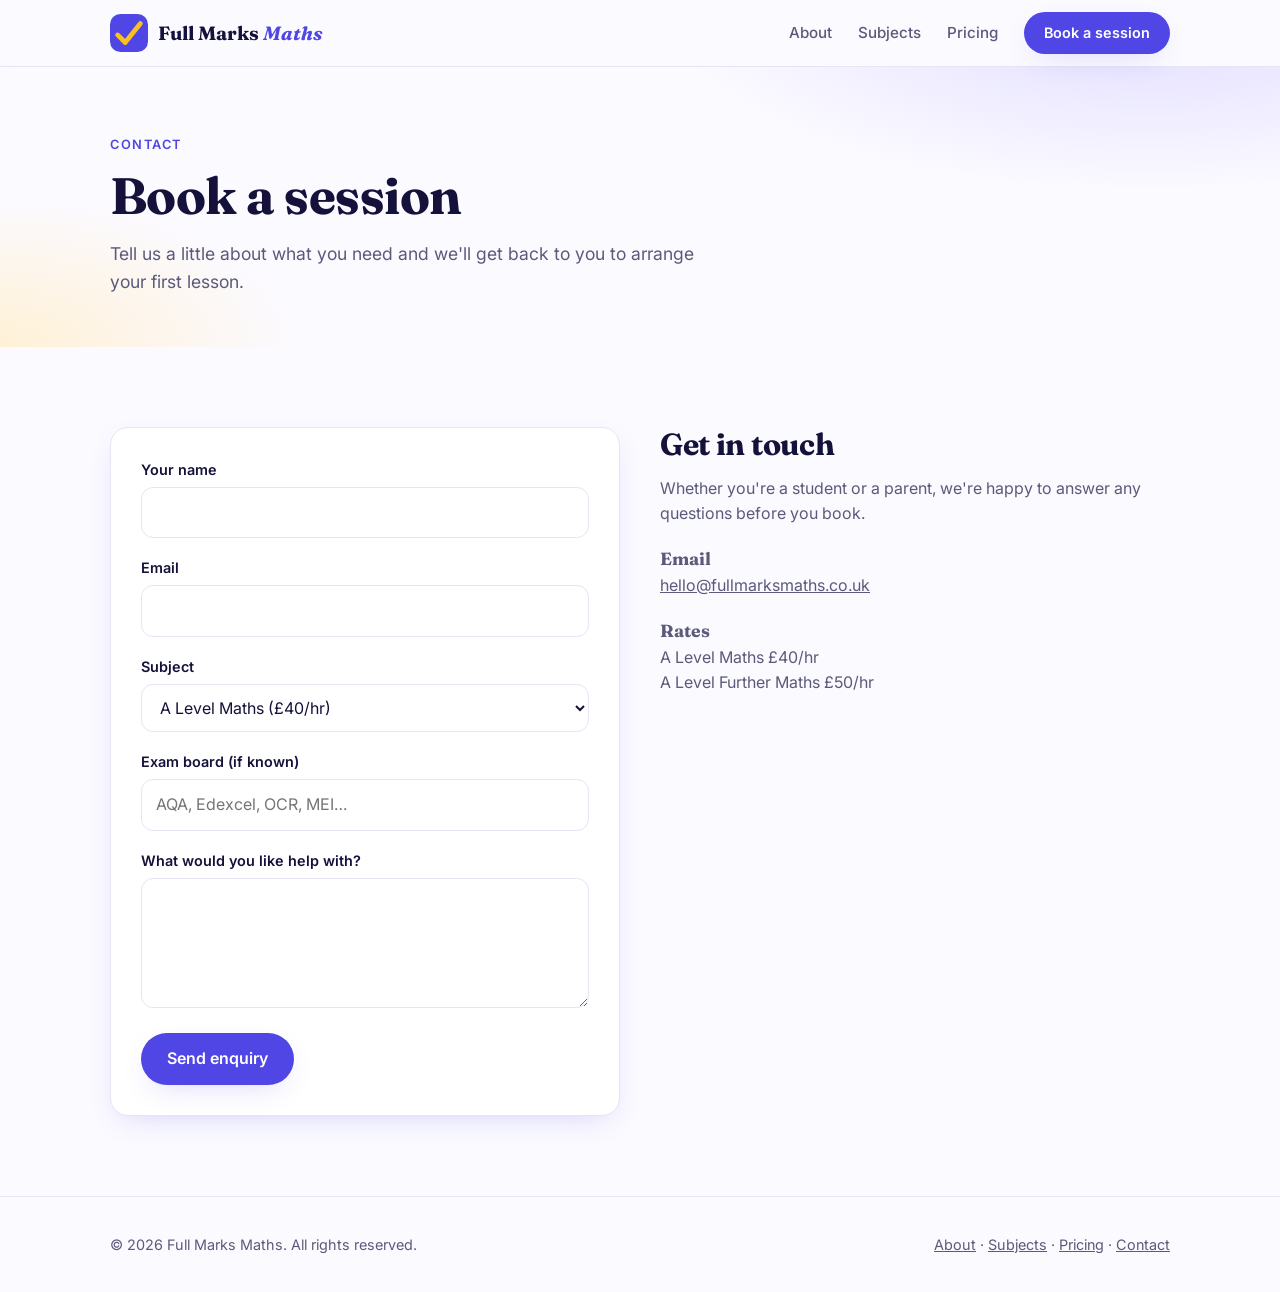
<file: contact.html>
<!doctype html>
<html lang="en-GB">
<head>
<meta charset="utf-8">
<meta name="viewport" content="width=device-width, initial-scale=1">
<title>Contact | Full Marks Maths</title>
<meta name="description" content="Book an A Level Maths or Further Maths tutoring session with Full Marks Maths.">
<link rel="icon" href="data:image/svg+xml,<svg xmlns='http://www.w3.org/2000/svg' viewBox='0 0 100 100'>
<link rel="preconnect" href="https://fonts.googleapis.com">
<link rel="preconnect" href="https://fonts.gstatic.com" crossorigin>
<link href="https://fonts.googleapis.com/css2?family=Fraunces:opsz,wght@9..144,600;9..144,700&family=Inter:wght@400;500;600&display=swap" rel="stylesheet">
<style>
:root{
  --ink:#14123a; --muted:#5b5a7a; --bg:#fbfaff; --card:#ffffff;
  --brand:#4f46e5; --brand-dark:#3730a3; --accent:#f59e0b; --mint:#10b981;
  --line:#e6e4f5; --soft:#f0eeff;
  --radius:18px; --shadow:0 10px 30px -12px rgba(79,70,229,.25);
}
*{box-sizing:border-box;margin:0;padding:0}
html{scroll-behavior:smooth}
body{font-family:Inter,system-ui,sans-serif;color:var(--ink);background:var(--bg);line-height:1.6}
h1,h2,h3{font-family:Fraunces,Georgia,serif;line-height:1.15;letter-spacing:-.01em}
a{color:inherit}
.wrap{max-width:1100px;margin:0 auto;padding:0 20px}
section{padding:80px 0}
.eyebrow{display:inline-block;font-weight:600;font-size:.8rem;letter-spacing:.12em;text-transform:uppercase;color:var(--brand);margin-bottom:12px}
h2{font-size:clamp(1.8rem,4vw,2.6rem);margin-bottom:14px}
.lead{color:var(--muted);font-size:1.1rem;max-width:620px}
.center{text-align:center}.center .lead{margin:0 auto}

/* nav */
header{position:sticky;top:0;z-index:10;background:rgba(251,250,255,.85);backdrop-filter:blur(10px);border-bottom:1px solid var(--line)}
nav{display:flex;align-items:center;justify-content:space-between;height:66px}
.logo{display:flex;align-items:center;gap:10px;font-family:Fraunces,serif;font-weight:700;font-size:1.2rem;text-decoration:none}
.logo .lm{color:var(--brand);font-style:italic}
nav ul{display:flex;gap:26px;list-style:none;align-items:center}
nav ul a{text-decoration:none;font-weight:500;font-size:.95rem;color:var(--muted)}
nav ul a:hover{color:var(--brand)}
.btn{display:inline-block;padding:13px 26px;border-radius:999px;background:var(--brand);color:#fff!important;font-weight:600;text-decoration:none;box-shadow:var(--shadow);transition:transform .15s,background .15s}
.btn:hover{background:var(--brand-dark);transform:translateY(-2px)}
.btn.ghost{background:transparent;color:var(--brand)!important;border:2px solid var(--brand);box-shadow:none}
.btn.ghost:hover{background:var(--soft)}
.btn.sm{padding:9px 20px;font-size:.9rem}

/* hero */
.hero{position:relative;overflow:hidden;padding:80px 0 90px;background:
  radial-gradient(900px 400px at 85% -10%,#e0dcff 0,transparent 60%),
  radial-gradient(600px 300px at 0% 100%,#fff1d6 0,transparent 60%)}
.hero .grid{display:grid;grid-template-columns:1.1fr .9fr;gap:50px;align-items:center}
.hero h1{font-size:clamp(2.4rem,6vw,4rem);margin-bottom:20px}
.hero h1 em{color:var(--brand);font-style:italic}
.hero p{font-size:1.15rem;color:var(--muted);max-width:520px;margin-bottom:30px}
.cta{display:flex;gap:14px;flex-wrap:wrap}
.trust{display:flex;gap:22px;flex-wrap:wrap;margin-top:34px;font-size:.92rem;color:var(--muted)}
.trust span::before{content:"✓ ";color:var(--mint);font-weight:700}

/* hero card */
.board{background:#1b1850;color:#e9e7ff;border-radius:24px;padding:28px;box-shadow:0 30px 60px -20px rgba(27,24,80,.5);transform:rotate(1.5deg);position:relative}
.board .dots{display:flex;gap:6px;margin-bottom:18px}
.board .dots i{width:10px;height:10px;border-radius:50%;background:#ff6b6b}
.board .dots i:nth-child(2){background:#fbbf24}.board .dots i:nth-child(3){background:#34d399}
.board .eq{font-family:"Times New Roman",Georgia,serif;font-style:italic;font-size:1.35rem;margin:10px 0;opacity:.95}
.board .eq.big{font-size:1.8rem;color:#fcd34d}
.board .mark{position:absolute;right:-14px;bottom:-18px;background:var(--accent);color:#3b2600;font-weight:700;border-radius:14px;padding:10px 18px;transform:rotate(-6deg);box-shadow:0 10px 20px -8px rgba(0,0,0,.4);font-family:Fraunces,serif;font-size:1.3rem}

/* cards */
.cards{display:grid;grid-template-columns:repeat(auto-fit,minmax(240px,1fr));gap:22px;margin-top:44px}
.card{background:var(--card);border:1px solid var(--line);border-radius:var(--radius);padding:28px;box-shadow:var(--shadow)}
.card .ic{width:46px;height:46px;border-radius:12px;background:var(--soft);display:grid;place-items:center;font-size:1.4rem;margin-bottom:16px}
.card h3{font-size:1.2rem;margin-bottom:8px}
.card p{color:var(--muted);font-size:.97rem}

/* pricing */
.alt{background:var(--soft)}
.prices{display:grid;grid-template-columns:repeat(auto-fit,minmax(280px,1fr));gap:26px;max-width:800px;margin:44px auto 0}
.price{background:#fff;border:2px solid var(--line);border-radius:24px;padding:36px 30px;text-align:left;position:relative}
.price.pop{border-color:var(--brand);box-shadow:var(--shadow)}
.price .tag{position:absolute;top:-13px;right:24px;background:var(--accent);color:#3b2600;font-weight:700;font-size:.75rem;padding:5px 12px;border-radius:999px;letter-spacing:.06em;text-transform:uppercase}
.price h3{font-size:1.4rem}
.amt{font-family:Fraunces,serif;font-size:3.4rem;font-weight:700;color:var(--brand);margin:12px 0 2px}
.amt small{font-size:1rem;color:var(--muted);font-family:Inter,sans-serif;font-weight:500}
.price ul{list-style:none;margin:20px 0 28px}
.price li{padding:6px 0 6px 28px;position:relative;color:var(--muted);font-size:.97rem}
.price li::before{content:"✓";position:absolute;left:0;color:var(--mint);font-weight:700}
.price .btn{width:100%;text-align:center}
.note{margin-top:22px;color:var(--muted);font-size:.9rem}

/* steps */
.steps{display:grid;grid-template-columns:repeat(auto-fit,minmax(220px,1fr));gap:24px;margin-top:44px;counter-reset:s}
.step{counter-increment:s;padding-top:8px}
.step::before{content:counter(s);display:grid;place-items:center;width:44px;height:44px;border-radius:50%;background:var(--brand);color:#fff;font-family:Fraunces,serif;font-weight:700;margin-bottom:14px}
.step h3{font-size:1.15rem;margin-bottom:6px}
.step p{color:var(--muted);font-size:.96rem}

/* parents/quote */
.two{display:grid;grid-template-columns:1fr 1fr;gap:30px;margin-top:44px}
.panel{border-radius:var(--radius);padding:34px}
.panel.a{background:#fff;border:1px solid var(--line)}
.panel.b{background:var(--brand);color:#fff}
.panel h3{margin-bottom:14px;font-size:1.4rem}
.panel ul{list-style:none}
.panel li{padding:7px 0 7px 28px;position:relative}
.panel li::before{content:"→";position:absolute;left:0;color:var(--accent);font-weight:700}
.panel.a li{color:var(--muted)}

/* cta band */
.band{background:linear-gradient(135deg,#3730a3,#4f46e5 60%,#7c3aed);color:#fff;border-radius:28px;padding:60px 30px;text-align:center}
.band h2{color:#fff}
.band p{color:#e0deff;max-width:520px;margin:0 auto 26px}
.band .btn{background:var(--accent);color:#3b2600!important}
.band .btn:hover{background:#fbbf24}

footer{padding:36px 0;color:var(--muted);font-size:.9rem;border-top:1px solid var(--line)}
footer .wrap{display:flex;justify-content:space-between;flex-wrap:wrap;gap:10px}

@media(max-width:820px){
  .hero .grid,.two{grid-template-columns:1fr}
  .board{transform:none;margin-top:10px}
  nav ul li:not(:last-child){display:none}
  section{padding:60px 0}
  .logo{font-size:1.05rem;white-space:nowrap;gap:8px}.logo svg{width:32px;height:32px}
  .btn.sm{padding:8px 14px;font-size:.85rem;white-space:nowrap}
}
@media(prefers-reduced-motion:reduce){*{transition:none!important;scroll-behavior:auto!important}}

/* inner pages */
nav ul a.on{color:var(--brand)}
.page-hero{padding:64px 0 50px;background:radial-gradient(800px 300px at 90% -20%,#e0dcff 0,transparent 60%),radial-gradient(500px 250px at 0% 100%,#fff1d6 0,transparent 60%)}
.page-hero h1{font-size:clamp(2.1rem,5vw,3.2rem);margin-bottom:14px}
.page-hero p{color:var(--muted);font-size:1.1rem;max-width:620px}
.split{display:grid;grid-template-columns:1fr 1fr;gap:40px;align-items:start}
.split p{color:var(--muted);margin-bottom:14px}
.split h2{font-size:1.9rem}
.topics{display:grid;grid-template-columns:repeat(auto-fit,minmax(240px,1fr));gap:20px;margin-top:30px}
.topic{background:#fff;border:1px solid var(--line);border-radius:var(--radius);padding:24px}
.topic h3{font-size:1.1rem;margin-bottom:10px;color:var(--brand)}
.topic ul{list-style:none}.topic li{padding:3px 0 3px 18px;position:relative;color:var(--muted);font-size:.95rem}
.topic li::before{content:"•";position:absolute;left:0;color:var(--accent)}
.stats{display:grid;grid-template-columns:repeat(auto-fit,minmax(150px,1fr));gap:18px;margin-top:30px}
.stat{background:#fff;border:1px solid var(--line);border-radius:var(--radius);padding:22px;text-align:center}
.stat b{display:block;font-family:Fraunces,serif;font-size:2rem;color:var(--brand)}
.stat span{color:var(--muted);font-size:.9rem}
details{background:#fff;border:1px solid var(--line);border-radius:14px;padding:18px 22px;margin-bottom:12px}
summary{font-weight:600;cursor:pointer}
details p{color:var(--muted);margin-top:10px}
.faq{max-width:760px;margin:30px auto 0}
form{background:#fff;border:1px solid var(--line);border-radius:var(--radius);padding:30px;box-shadow:var(--shadow)}
label{display:block;font-weight:600;font-size:.9rem;margin:0 0 6px}
input,select,textarea{width:100%;font:inherit;padding:12px 14px;border:1.5px solid var(--line);border-radius:12px;margin-bottom:18px;background:#fff;color:var(--ink)}
input:focus,select:focus,textarea:focus{outline:none;border-color:var(--brand);box-shadow:0 0 0 3px var(--soft)}
textarea{min-height:130px;resize:vertical}
button.btn{border:0;cursor:pointer;font:inherit;font-weight:600}
.info p{margin-bottom:18px}.info b{display:block;font-family:Fraunces,serif;font-size:1.1rem}
@media(max-width:820px){.split{grid-template-columns:1fr}}

</style>
</head>
<body>
<header>
  <div class="wrap">
    <nav aria-label="Main">
      <a class="logo" href="index.html" aria-label="Full Marks Maths home">
        <svg width="38" height="38" viewBox="0 0 40 40" aria-hidden="true"><rect width="40" height="40" rx="11" fill="#4f46e5"/><path d="M8 22l8 8L32 10" fill="none" stroke="#fbbf24" stroke-width="5" stroke-linecap="round" stroke-linejoin="round"/></svg>
        <span>Full Marks <span class="lm">Maths</span></span>
      </a>
      <ul><li><a href="about.html">About</a></li><li><a href="subjects.html">Subjects</a></li><li><a href="pricing.html">Pricing</a></li><li><a class="btn sm" href="contact.html">Book a session</a></li></ul>
    </nav>
  </div>
</header>
<main>
<section class="page-hero"><div class="wrap"><span class="eyebrow">Contact</span><h1>Book a session</h1><p>Tell us a little about what you need and we'll get back to you to arrange your first lesson.</p></div></section>
<section><div class="wrap split">
<form action="mailto:hello@fullmarksmaths.co.uk" method="post" enctype="text/plain">
<label for="n">Your name</label><input id="n" name="name" required>
<label for="e">Email</label><input id="e" name="email" type="email" required>
<label for="s">Subject</label><select id="s" name="subject"><option>A Level Maths (£40/hr)</option><option>A Level Further Maths (£50/hr)</option><option>Both</option></select>
<label for="b">Exam board (if known)</label><input id="b" name="board" placeholder="AQA, Edexcel, OCR, MEI…">
<label for="m">What would you like help with?</label><textarea id="m" name="message"></textarea>
<button class="btn" type="submit">Send enquiry</button>
</form>
<div class="info"><h2>Get in touch</h2><p style="margin-top:14px">Whether you're a student or a parent, we're happy to answer any questions before you book.</p>
<p><b>Email</b><a href="mailto:hello@fullmarksmaths.co.uk">hello@fullmarksmaths.co.uk</a></p>
<p><b>Rates</b>A Level Maths £40/hr<br>A Level Further Maths £50/hr</p></div>
</div></section>
</main>
<footer>
  <div class="wrap">
    <span>© <span id="yr">2026</span> Full Marks Maths. All rights reserved.</span>
    <span><a href="about.html">About</a> · <a href="subjects.html">Subjects</a> · <a href="pricing.html">Pricing</a> · <a href="contact.html">Contact</a></span>
  </div>
</footer>
<script>document.getElementById('yr').textContent=new Date().getFullYear()</script>
</body>
</html>
</file>
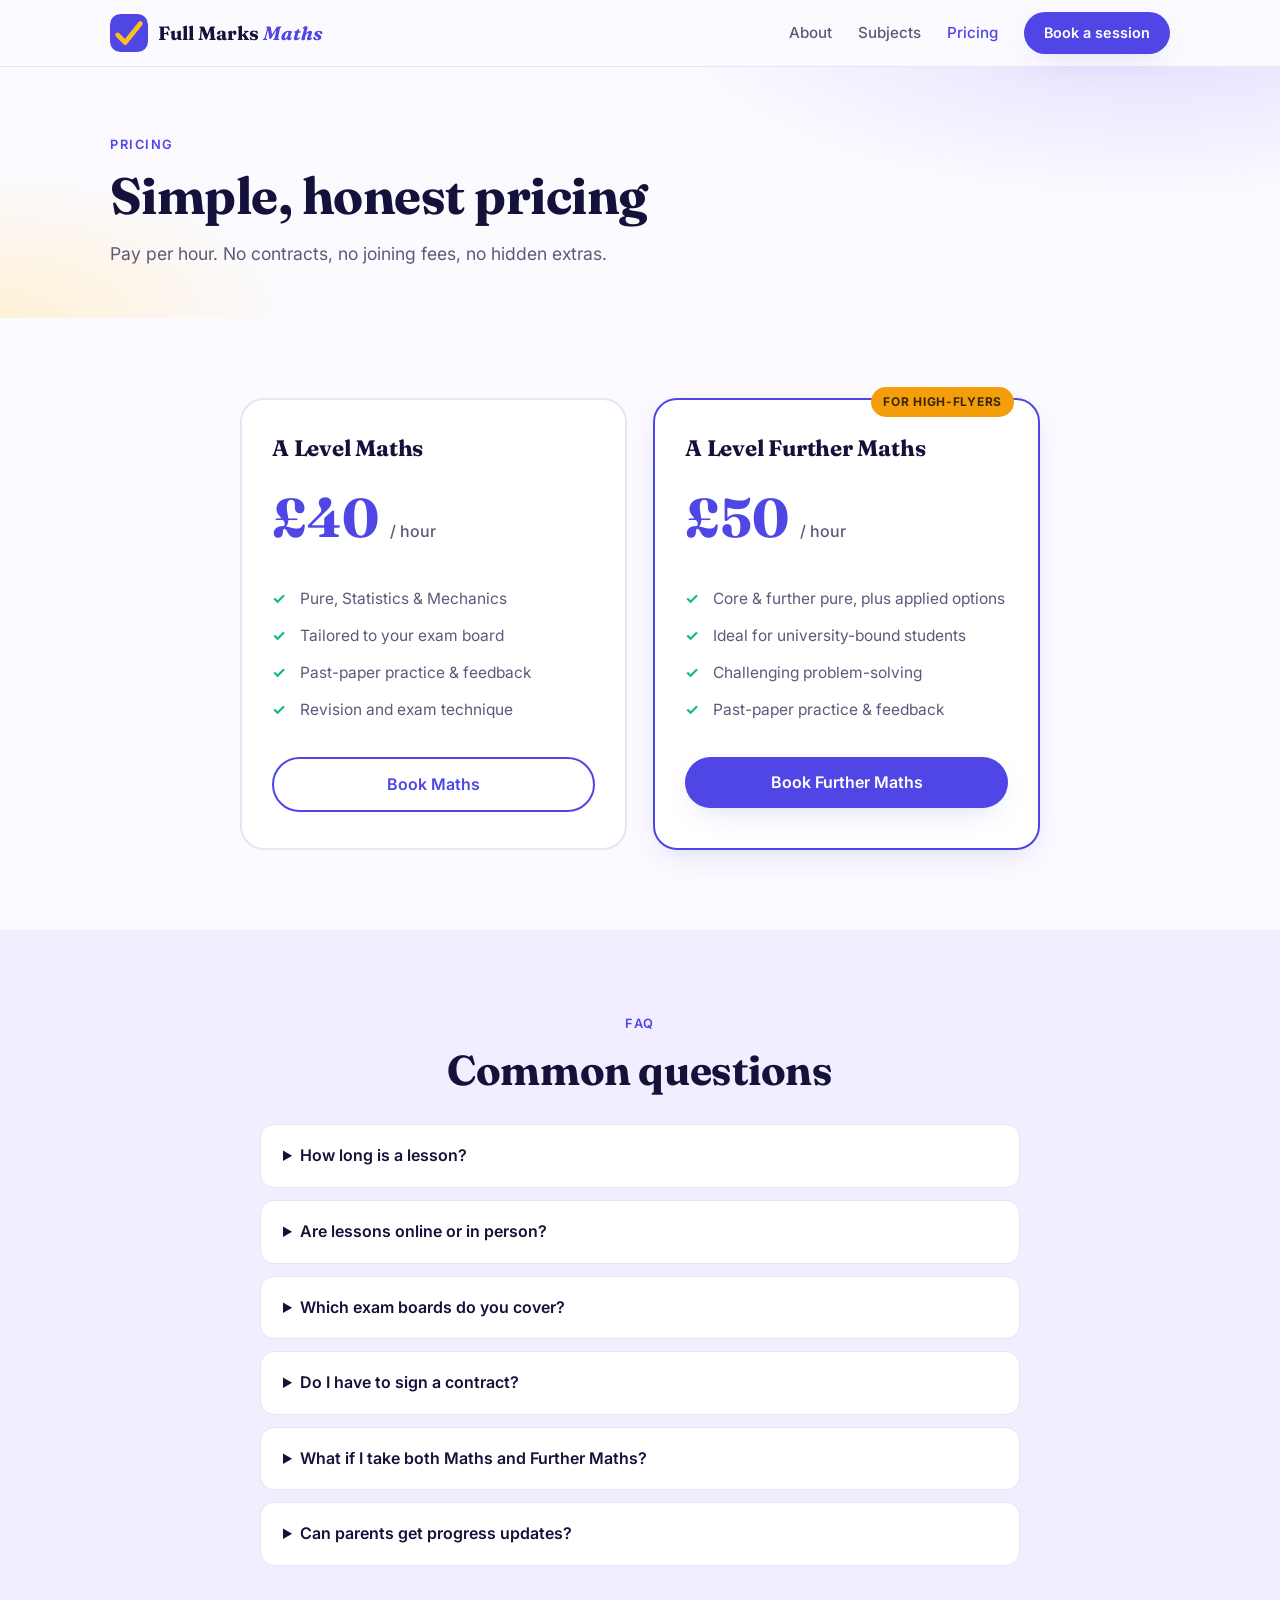
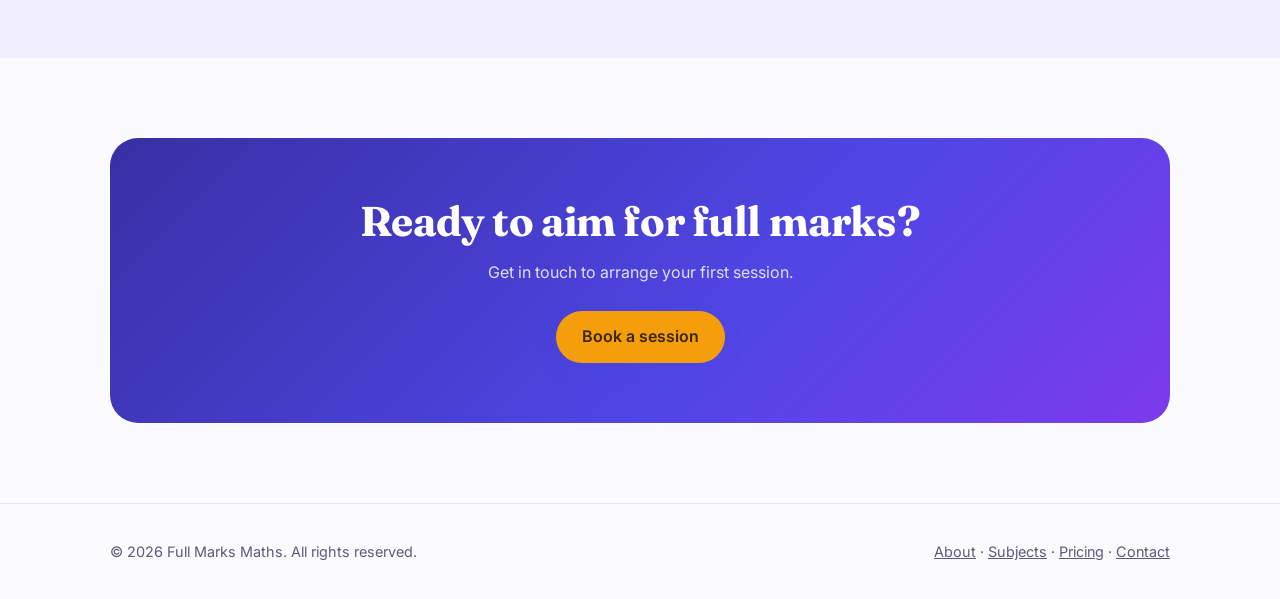
<file: pricing.html>
<!doctype html>
<html lang="en-GB">
<head>
<meta charset="utf-8">
<meta name="viewport" content="width=device-width, initial-scale=1">
<title>Pricing | Full Marks Maths</title>
<meta name="description" content="A Level Maths £40 per hour, A Level Further Maths £50 per hour. No contracts, no joining fees.">
<link rel="icon" href="data:image/svg+xml,<svg xmlns='http://www.w3.org/2000/svg' viewBox='0 0 100 100'>
<link rel="preconnect" href="https://fonts.googleapis.com">
<link rel="preconnect" href="https://fonts.gstatic.com" crossorigin>
<link href="https://fonts.googleapis.com/css2?family=Fraunces:opsz,wght@9..144,600;9..144,700&family=Inter:wght@400;500;600&display=swap" rel="stylesheet">
<style>
:root{
  --ink:#14123a; --muted:#5b5a7a; --bg:#fbfaff; --card:#ffffff;
  --brand:#4f46e5; --brand-dark:#3730a3; --accent:#f59e0b; --mint:#10b981;
  --line:#e6e4f5; --soft:#f0eeff;
  --radius:18px; --shadow:0 10px 30px -12px rgba(79,70,229,.25);
}
*{box-sizing:border-box;margin:0;padding:0}
html{scroll-behavior:smooth}
body{font-family:Inter,system-ui,sans-serif;color:var(--ink);background:var(--bg);line-height:1.6}
h1,h2,h3{font-family:Fraunces,Georgia,serif;line-height:1.15;letter-spacing:-.01em}
a{color:inherit}
.wrap{max-width:1100px;margin:0 auto;padding:0 20px}
section{padding:80px 0}
.eyebrow{display:inline-block;font-weight:600;font-size:.8rem;letter-spacing:.12em;text-transform:uppercase;color:var(--brand);margin-bottom:12px}
h2{font-size:clamp(1.8rem,4vw,2.6rem);margin-bottom:14px}
.lead{color:var(--muted);font-size:1.1rem;max-width:620px}
.center{text-align:center}.center .lead{margin:0 auto}

/* nav */
header{position:sticky;top:0;z-index:10;background:rgba(251,250,255,.85);backdrop-filter:blur(10px);border-bottom:1px solid var(--line)}
nav{display:flex;align-items:center;justify-content:space-between;height:66px}
.logo{display:flex;align-items:center;gap:10px;font-family:Fraunces,serif;font-weight:700;font-size:1.2rem;text-decoration:none}
.logo .lm{color:var(--brand);font-style:italic}
nav ul{display:flex;gap:26px;list-style:none;align-items:center}
nav ul a{text-decoration:none;font-weight:500;font-size:.95rem;color:var(--muted)}
nav ul a:hover{color:var(--brand)}
.btn{display:inline-block;padding:13px 26px;border-radius:999px;background:var(--brand);color:#fff!important;font-weight:600;text-decoration:none;box-shadow:var(--shadow);transition:transform .15s,background .15s}
.btn:hover{background:var(--brand-dark);transform:translateY(-2px)}
.btn.ghost{background:transparent;color:var(--brand)!important;border:2px solid var(--brand);box-shadow:none}
.btn.ghost:hover{background:var(--soft)}
.btn.sm{padding:9px 20px;font-size:.9rem}

/* hero */
.hero{position:relative;overflow:hidden;padding:80px 0 90px;background:
  radial-gradient(900px 400px at 85% -10%,#e0dcff 0,transparent 60%),
  radial-gradient(600px 300px at 0% 100%,#fff1d6 0,transparent 60%)}
.hero .grid{display:grid;grid-template-columns:1.1fr .9fr;gap:50px;align-items:center}
.hero h1{font-size:clamp(2.4rem,6vw,4rem);margin-bottom:20px}
.hero h1 em{color:var(--brand);font-style:italic}
.hero p{font-size:1.15rem;color:var(--muted);max-width:520px;margin-bottom:30px}
.cta{display:flex;gap:14px;flex-wrap:wrap}
.trust{display:flex;gap:22px;flex-wrap:wrap;margin-top:34px;font-size:.92rem;color:var(--muted)}
.trust span::before{content:"✓ ";color:var(--mint);font-weight:700}

/* hero card */
.board{background:#1b1850;color:#e9e7ff;border-radius:24px;padding:28px;box-shadow:0 30px 60px -20px rgba(27,24,80,.5);transform:rotate(1.5deg);position:relative}
.board .dots{display:flex;gap:6px;margin-bottom:18px}
.board .dots i{width:10px;height:10px;border-radius:50%;background:#ff6b6b}
.board .dots i:nth-child(2){background:#fbbf24}.board .dots i:nth-child(3){background:#34d399}
.board .eq{font-family:"Times New Roman",Georgia,serif;font-style:italic;font-size:1.35rem;margin:10px 0;opacity:.95}
.board .eq.big{font-size:1.8rem;color:#fcd34d}
.board .mark{position:absolute;right:-14px;bottom:-18px;background:var(--accent);color:#3b2600;font-weight:700;border-radius:14px;padding:10px 18px;transform:rotate(-6deg);box-shadow:0 10px 20px -8px rgba(0,0,0,.4);font-family:Fraunces,serif;font-size:1.3rem}

/* cards */
.cards{display:grid;grid-template-columns:repeat(auto-fit,minmax(240px,1fr));gap:22px;margin-top:44px}
.card{background:var(--card);border:1px solid var(--line);border-radius:var(--radius);padding:28px;box-shadow:var(--shadow)}
.card .ic{width:46px;height:46px;border-radius:12px;background:var(--soft);display:grid;place-items:center;font-size:1.4rem;margin-bottom:16px}
.card h3{font-size:1.2rem;margin-bottom:8px}
.card p{color:var(--muted);font-size:.97rem}

/* pricing */
.alt{background:var(--soft)}
.prices{display:grid;grid-template-columns:repeat(auto-fit,minmax(280px,1fr));gap:26px;max-width:800px;margin:44px auto 0}
.price{background:#fff;border:2px solid var(--line);border-radius:24px;padding:36px 30px;text-align:left;position:relative}
.price.pop{border-color:var(--brand);box-shadow:var(--shadow)}
.price .tag{position:absolute;top:-13px;right:24px;background:var(--accent);color:#3b2600;font-weight:700;font-size:.75rem;padding:5px 12px;border-radius:999px;letter-spacing:.06em;text-transform:uppercase}
.price h3{font-size:1.4rem}
.amt{font-family:Fraunces,serif;font-size:3.4rem;font-weight:700;color:var(--brand);margin:12px 0 2px}
.amt small{font-size:1rem;color:var(--muted);font-family:Inter,sans-serif;font-weight:500}
.price ul{list-style:none;margin:20px 0 28px}
.price li{padding:6px 0 6px 28px;position:relative;color:var(--muted);font-size:.97rem}
.price li::before{content:"✓";position:absolute;left:0;color:var(--mint);font-weight:700}
.price .btn{width:100%;text-align:center}
.note{margin-top:22px;color:var(--muted);font-size:.9rem}

/* steps */
.steps{display:grid;grid-template-columns:repeat(auto-fit,minmax(220px,1fr));gap:24px;margin-top:44px;counter-reset:s}
.step{counter-increment:s;padding-top:8px}
.step::before{content:counter(s);display:grid;place-items:center;width:44px;height:44px;border-radius:50%;background:var(--brand);color:#fff;font-family:Fraunces,serif;font-weight:700;margin-bottom:14px}
.step h3{font-size:1.15rem;margin-bottom:6px}
.step p{color:var(--muted);font-size:.96rem}

/* parents/quote */
.two{display:grid;grid-template-columns:1fr 1fr;gap:30px;margin-top:44px}
.panel{border-radius:var(--radius);padding:34px}
.panel.a{background:#fff;border:1px solid var(--line)}
.panel.b{background:var(--brand);color:#fff}
.panel h3{margin-bottom:14px;font-size:1.4rem}
.panel ul{list-style:none}
.panel li{padding:7px 0 7px 28px;position:relative}
.panel li::before{content:"→";position:absolute;left:0;color:var(--accent);font-weight:700}
.panel.a li{color:var(--muted)}

/* cta band */
.band{background:linear-gradient(135deg,#3730a3,#4f46e5 60%,#7c3aed);color:#fff;border-radius:28px;padding:60px 30px;text-align:center}
.band h2{color:#fff}
.band p{color:#e0deff;max-width:520px;margin:0 auto 26px}
.band .btn{background:var(--accent);color:#3b2600!important}
.band .btn:hover{background:#fbbf24}

footer{padding:36px 0;color:var(--muted);font-size:.9rem;border-top:1px solid var(--line)}
footer .wrap{display:flex;justify-content:space-between;flex-wrap:wrap;gap:10px}

@media(max-width:820px){
  .hero .grid,.two{grid-template-columns:1fr}
  .board{transform:none;margin-top:10px}
  nav ul li:not(:last-child){display:none}
  section{padding:60px 0}
  .logo{font-size:1.05rem;white-space:nowrap;gap:8px}.logo svg{width:32px;height:32px}
  .btn.sm{padding:8px 14px;font-size:.85rem;white-space:nowrap}
}
@media(prefers-reduced-motion:reduce){*{transition:none!important;scroll-behavior:auto!important}}

/* inner pages */
nav ul a.on{color:var(--brand)}
.page-hero{padding:64px 0 50px;background:radial-gradient(800px 300px at 90% -20%,#e0dcff 0,transparent 60%),radial-gradient(500px 250px at 0% 100%,#fff1d6 0,transparent 60%)}
.page-hero h1{font-size:clamp(2.1rem,5vw,3.2rem);margin-bottom:14px}
.page-hero p{color:var(--muted);font-size:1.1rem;max-width:620px}
.split{display:grid;grid-template-columns:1fr 1fr;gap:40px;align-items:start}
.split p{color:var(--muted);margin-bottom:14px}
.split h2{font-size:1.9rem}
.topics{display:grid;grid-template-columns:repeat(auto-fit,minmax(240px,1fr));gap:20px;margin-top:30px}
.topic{background:#fff;border:1px solid var(--line);border-radius:var(--radius);padding:24px}
.topic h3{font-size:1.1rem;margin-bottom:10px;color:var(--brand)}
.topic ul{list-style:none}.topic li{padding:3px 0 3px 18px;position:relative;color:var(--muted);font-size:.95rem}
.topic li::before{content:"•";position:absolute;left:0;color:var(--accent)}
.stats{display:grid;grid-template-columns:repeat(auto-fit,minmax(150px,1fr));gap:18px;margin-top:30px}
.stat{background:#fff;border:1px solid var(--line);border-radius:var(--radius);padding:22px;text-align:center}
.stat b{display:block;font-family:Fraunces,serif;font-size:2rem;color:var(--brand)}
.stat span{color:var(--muted);font-size:.9rem}
details{background:#fff;border:1px solid var(--line);border-radius:14px;padding:18px 22px;margin-bottom:12px}
summary{font-weight:600;cursor:pointer}
details p{color:var(--muted);margin-top:10px}
.faq{max-width:760px;margin:30px auto 0}
form{background:#fff;border:1px solid var(--line);border-radius:var(--radius);padding:30px;box-shadow:var(--shadow)}
label{display:block;font-weight:600;font-size:.9rem;margin:0 0 6px}
input,select,textarea{width:100%;font:inherit;padding:12px 14px;border:1.5px solid var(--line);border-radius:12px;margin-bottom:18px;background:#fff;color:var(--ink)}
input:focus,select:focus,textarea:focus{outline:none;border-color:var(--brand);box-shadow:0 0 0 3px var(--soft)}
textarea{min-height:130px;resize:vertical}
button.btn{border:0;cursor:pointer;font:inherit;font-weight:600}
.info p{margin-bottom:18px}.info b{display:block;font-family:Fraunces,serif;font-size:1.1rem}
@media(max-width:820px){.split{grid-template-columns:1fr}}

</style>
</head>
<body>
<header>
  <div class="wrap">
    <nav aria-label="Main">
      <a class="logo" href="index.html" aria-label="Full Marks Maths home">
        <svg width="38" height="38" viewBox="0 0 40 40" aria-hidden="true"><rect width="40" height="40" rx="11" fill="#4f46e5"/><path d="M8 22l8 8L32 10" fill="none" stroke="#fbbf24" stroke-width="5" stroke-linecap="round" stroke-linejoin="round"/></svg>
        <span>Full Marks <span class="lm">Maths</span></span>
      </a>
      <ul><li><a href="about.html">About</a></li><li><a href="subjects.html">Subjects</a></li><li><a href="pricing.html" class="on" aria-current="page">Pricing</a></li><li><a class="btn sm" href="contact.html">Book a session</a></li></ul>
    </nav>
  </div>
</header>
<main>
<section class="page-hero"><div class="wrap"><span class="eyebrow">Pricing</span><h1>Simple, honest pricing</h1><p>Pay per hour. No contracts, no joining fees, no hidden extras.</p></div></section>
<section><div class="wrap center"><div class="prices" style="margin-top:0">
<div class="price"><h3>A Level Maths</h3><div class="amt">£40 <small>/ hour</small></div><ul><li>Pure, Statistics &amp; Mechanics</li><li>Tailored to your exam board</li><li>Past-paper practice &amp; feedback</li><li>Revision and exam technique</li></ul><a class="btn ghost" href="contact.html">Book Maths</a></div>
<div class="price pop"><span class="tag">For high-flyers</span><h3>A Level Further Maths</h3><div class="amt">£50 <small>/ hour</small></div><ul><li>Core &amp; further pure, plus applied options</li><li>Ideal for university-bound students</li><li>Challenging problem-solving</li><li>Past-paper practice &amp; feedback</li></ul><a class="btn" href="contact.html">Book Further Maths</a></div>
</div></div></section>
<section class="alt"><div class="wrap center"><span class="eyebrow">FAQ</span><h2>Common questions</h2>
<div class="faq" style="text-align:left">
<details><summary>How long is a lesson?</summary><p>Rates are per hour. Lesson length and frequency are flexible, so we'll agree what suits you when we plan your schedule.</p></details>
<details><summary>Are lessons online or in person?</summary><p>Get in touch and we'll talk through the options available.</p></details>
<details><summary>Which exam boards do you cover?</summary><p>AQA, Edexcel, OCR and MEI. Lessons follow your specification.</p></details>
<details><summary>Do I have to sign a contract?</summary><p>No. You pay for the hours you book, with no joining fees.</p></details>
<details><summary>What if I take both Maths and Further Maths?</summary><p>Each hour is charged at the rate of the subject taught. Get in touch and we'll plan a schedule that works.</p></details>
<details><summary>Can parents get progress updates?</summary><p>Yes. We're happy to keep parents up to date on progress and next steps.</p></details>
</div></div></section>
<section><div class="wrap"><div class="band"><h2>Ready to aim for full marks?</h2><p>Get in touch to arrange your first session.</p><a class="btn" href="contact.html">Book a session</a></div></div></section>
</main>
<footer>
  <div class="wrap">
    <span>© <span id="yr">2026</span> Full Marks Maths. All rights reserved.</span>
    <span><a href="about.html">About</a> · <a href="subjects.html">Subjects</a> · <a href="pricing.html">Pricing</a> · <a href="contact.html">Contact</a></span>
  </div>
</footer>
<script>document.getElementById('yr').textContent=new Date().getFullYear()</script>
</body>
</html>
</file>
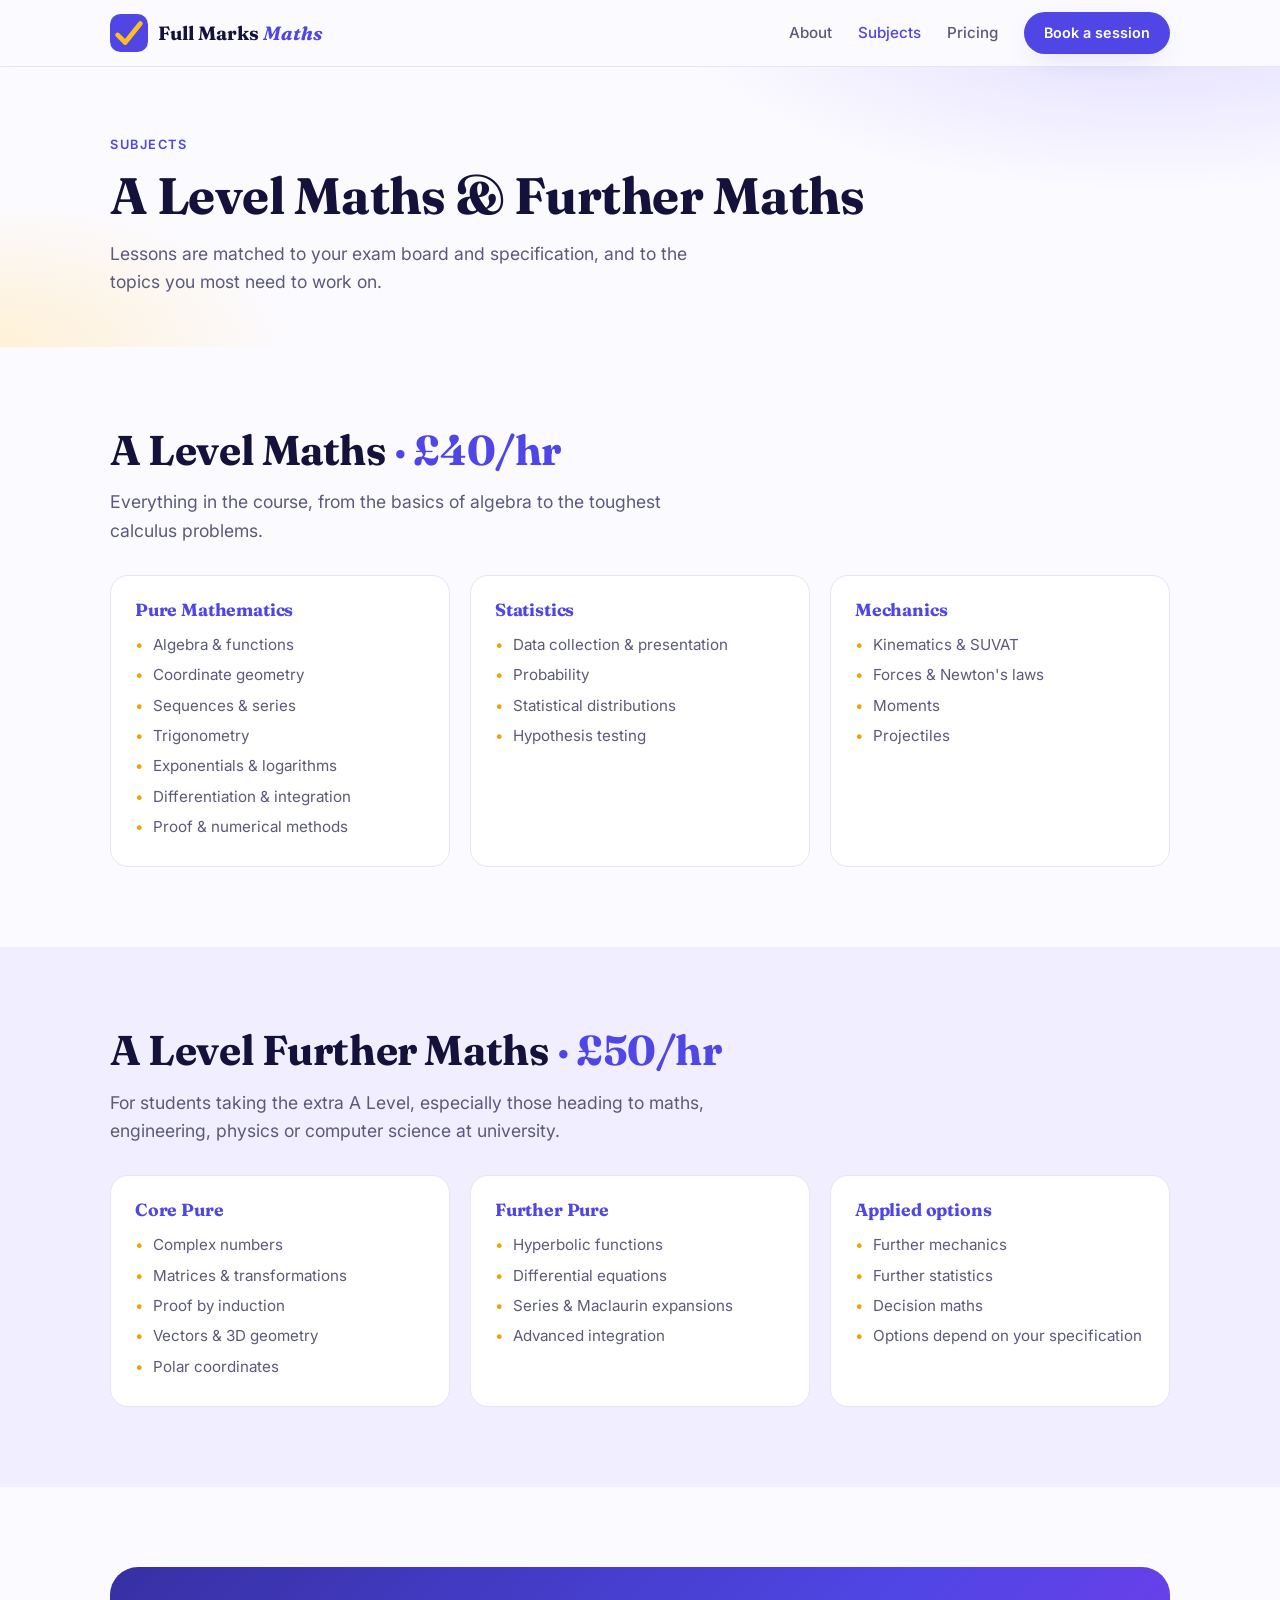
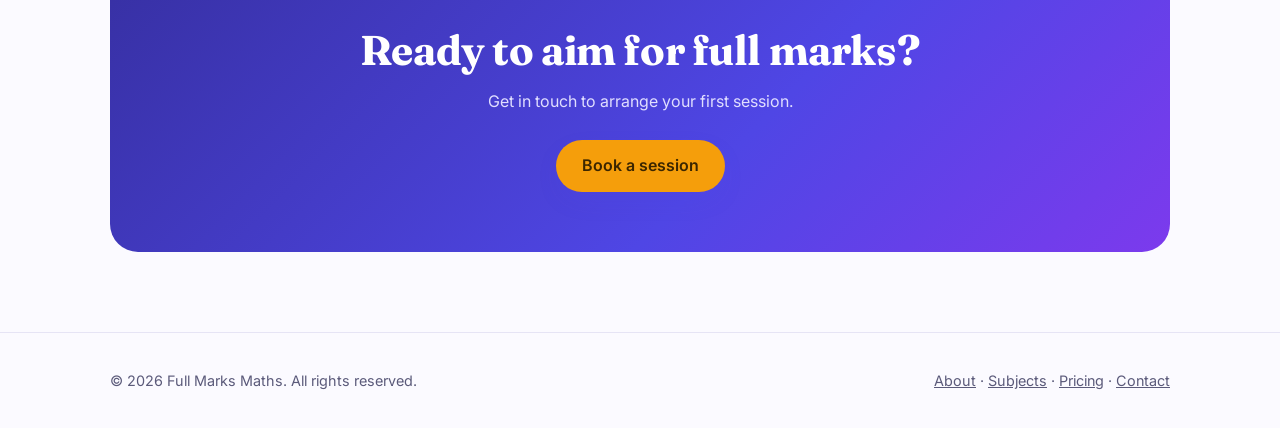
<file: subjects.html>
<!doctype html>
<html lang="en-GB">
<head>
<meta charset="utf-8">
<meta name="viewport" content="width=device-width, initial-scale=1">
<title>Subjects | Full Marks Maths</title>
<meta name="description" content="A Level Maths and Further Maths tutoring: topics covered, from pure and mechanics to statistics and further pure.">
<link rel="icon" href="data:image/svg+xml,<svg xmlns='http://www.w3.org/2000/svg' viewBox='0 0 100 100'>
<link rel="preconnect" href="https://fonts.googleapis.com">
<link rel="preconnect" href="https://fonts.gstatic.com" crossorigin>
<link href="https://fonts.googleapis.com/css2?family=Fraunces:opsz,wght@9..144,600;9..144,700&family=Inter:wght@400;500;600&display=swap" rel="stylesheet">
<style>
:root{
  --ink:#14123a; --muted:#5b5a7a; --bg:#fbfaff; --card:#ffffff;
  --brand:#4f46e5; --brand-dark:#3730a3; --accent:#f59e0b; --mint:#10b981;
  --line:#e6e4f5; --soft:#f0eeff;
  --radius:18px; --shadow:0 10px 30px -12px rgba(79,70,229,.25);
}
*{box-sizing:border-box;margin:0;padding:0}
html{scroll-behavior:smooth}
body{font-family:Inter,system-ui,sans-serif;color:var(--ink);background:var(--bg);line-height:1.6}
h1,h2,h3{font-family:Fraunces,Georgia,serif;line-height:1.15;letter-spacing:-.01em}
a{color:inherit}
.wrap{max-width:1100px;margin:0 auto;padding:0 20px}
section{padding:80px 0}
.eyebrow{display:inline-block;font-weight:600;font-size:.8rem;letter-spacing:.12em;text-transform:uppercase;color:var(--brand);margin-bottom:12px}
h2{font-size:clamp(1.8rem,4vw,2.6rem);margin-bottom:14px}
.lead{color:var(--muted);font-size:1.1rem;max-width:620px}
.center{text-align:center}.center .lead{margin:0 auto}

/* nav */
header{position:sticky;top:0;z-index:10;background:rgba(251,250,255,.85);backdrop-filter:blur(10px);border-bottom:1px solid var(--line)}
nav{display:flex;align-items:center;justify-content:space-between;height:66px}
.logo{display:flex;align-items:center;gap:10px;font-family:Fraunces,serif;font-weight:700;font-size:1.2rem;text-decoration:none}
.logo .lm{color:var(--brand);font-style:italic}
nav ul{display:flex;gap:26px;list-style:none;align-items:center}
nav ul a{text-decoration:none;font-weight:500;font-size:.95rem;color:var(--muted)}
nav ul a:hover{color:var(--brand)}
.btn{display:inline-block;padding:13px 26px;border-radius:999px;background:var(--brand);color:#fff!important;font-weight:600;text-decoration:none;box-shadow:var(--shadow);transition:transform .15s,background .15s}
.btn:hover{background:var(--brand-dark);transform:translateY(-2px)}
.btn.ghost{background:transparent;color:var(--brand)!important;border:2px solid var(--brand);box-shadow:none}
.btn.ghost:hover{background:var(--soft)}
.btn.sm{padding:9px 20px;font-size:.9rem}

/* hero */
.hero{position:relative;overflow:hidden;padding:80px 0 90px;background:
  radial-gradient(900px 400px at 85% -10%,#e0dcff 0,transparent 60%),
  radial-gradient(600px 300px at 0% 100%,#fff1d6 0,transparent 60%)}
.hero .grid{display:grid;grid-template-columns:1.1fr .9fr;gap:50px;align-items:center}
.hero h1{font-size:clamp(2.4rem,6vw,4rem);margin-bottom:20px}
.hero h1 em{color:var(--brand);font-style:italic}
.hero p{font-size:1.15rem;color:var(--muted);max-width:520px;margin-bottom:30px}
.cta{display:flex;gap:14px;flex-wrap:wrap}
.trust{display:flex;gap:22px;flex-wrap:wrap;margin-top:34px;font-size:.92rem;color:var(--muted)}
.trust span::before{content:"✓ ";color:var(--mint);font-weight:700}

/* hero card */
.board{background:#1b1850;color:#e9e7ff;border-radius:24px;padding:28px;box-shadow:0 30px 60px -20px rgba(27,24,80,.5);transform:rotate(1.5deg);position:relative}
.board .dots{display:flex;gap:6px;margin-bottom:18px}
.board .dots i{width:10px;height:10px;border-radius:50%;background:#ff6b6b}
.board .dots i:nth-child(2){background:#fbbf24}.board .dots i:nth-child(3){background:#34d399}
.board .eq{font-family:"Times New Roman",Georgia,serif;font-style:italic;font-size:1.35rem;margin:10px 0;opacity:.95}
.board .eq.big{font-size:1.8rem;color:#fcd34d}
.board .mark{position:absolute;right:-14px;bottom:-18px;background:var(--accent);color:#3b2600;font-weight:700;border-radius:14px;padding:10px 18px;transform:rotate(-6deg);box-shadow:0 10px 20px -8px rgba(0,0,0,.4);font-family:Fraunces,serif;font-size:1.3rem}

/* cards */
.cards{display:grid;grid-template-columns:repeat(auto-fit,minmax(240px,1fr));gap:22px;margin-top:44px}
.card{background:var(--card);border:1px solid var(--line);border-radius:var(--radius);padding:28px;box-shadow:var(--shadow)}
.card .ic{width:46px;height:46px;border-radius:12px;background:var(--soft);display:grid;place-items:center;font-size:1.4rem;margin-bottom:16px}
.card h3{font-size:1.2rem;margin-bottom:8px}
.card p{color:var(--muted);font-size:.97rem}

/* pricing */
.alt{background:var(--soft)}
.prices{display:grid;grid-template-columns:repeat(auto-fit,minmax(280px,1fr));gap:26px;max-width:800px;margin:44px auto 0}
.price{background:#fff;border:2px solid var(--line);border-radius:24px;padding:36px 30px;text-align:left;position:relative}
.price.pop{border-color:var(--brand);box-shadow:var(--shadow)}
.price .tag{position:absolute;top:-13px;right:24px;background:var(--accent);color:#3b2600;font-weight:700;font-size:.75rem;padding:5px 12px;border-radius:999px;letter-spacing:.06em;text-transform:uppercase}
.price h3{font-size:1.4rem}
.amt{font-family:Fraunces,serif;font-size:3.4rem;font-weight:700;color:var(--brand);margin:12px 0 2px}
.amt small{font-size:1rem;color:var(--muted);font-family:Inter,sans-serif;font-weight:500}
.price ul{list-style:none;margin:20px 0 28px}
.price li{padding:6px 0 6px 28px;position:relative;color:var(--muted);font-size:.97rem}
.price li::before{content:"✓";position:absolute;left:0;color:var(--mint);font-weight:700}
.price .btn{width:100%;text-align:center}
.note{margin-top:22px;color:var(--muted);font-size:.9rem}

/* steps */
.steps{display:grid;grid-template-columns:repeat(auto-fit,minmax(220px,1fr));gap:24px;margin-top:44px;counter-reset:s}
.step{counter-increment:s;padding-top:8px}
.step::before{content:counter(s);display:grid;place-items:center;width:44px;height:44px;border-radius:50%;background:var(--brand);color:#fff;font-family:Fraunces,serif;font-weight:700;margin-bottom:14px}
.step h3{font-size:1.15rem;margin-bottom:6px}
.step p{color:var(--muted);font-size:.96rem}

/* parents/quote */
.two{display:grid;grid-template-columns:1fr 1fr;gap:30px;margin-top:44px}
.panel{border-radius:var(--radius);padding:34px}
.panel.a{background:#fff;border:1px solid var(--line)}
.panel.b{background:var(--brand);color:#fff}
.panel h3{margin-bottom:14px;font-size:1.4rem}
.panel ul{list-style:none}
.panel li{padding:7px 0 7px 28px;position:relative}
.panel li::before{content:"→";position:absolute;left:0;color:var(--accent);font-weight:700}
.panel.a li{color:var(--muted)}

/* cta band */
.band{background:linear-gradient(135deg,#3730a3,#4f46e5 60%,#7c3aed);color:#fff;border-radius:28px;padding:60px 30px;text-align:center}
.band h2{color:#fff}
.band p{color:#e0deff;max-width:520px;margin:0 auto 26px}
.band .btn{background:var(--accent);color:#3b2600!important}
.band .btn:hover{background:#fbbf24}

footer{padding:36px 0;color:var(--muted);font-size:.9rem;border-top:1px solid var(--line)}
footer .wrap{display:flex;justify-content:space-between;flex-wrap:wrap;gap:10px}

@media(max-width:820px){
  .hero .grid,.two{grid-template-columns:1fr}
  .board{transform:none;margin-top:10px}
  nav ul li:not(:last-child){display:none}
  section{padding:60px 0}
  .logo{font-size:1.05rem;white-space:nowrap;gap:8px}.logo svg{width:32px;height:32px}
  .btn.sm{padding:8px 14px;font-size:.85rem;white-space:nowrap}
}
@media(prefers-reduced-motion:reduce){*{transition:none!important;scroll-behavior:auto!important}}

/* inner pages */
nav ul a.on{color:var(--brand)}
.page-hero{padding:64px 0 50px;background:radial-gradient(800px 300px at 90% -20%,#e0dcff 0,transparent 60%),radial-gradient(500px 250px at 0% 100%,#fff1d6 0,transparent 60%)}
.page-hero h1{font-size:clamp(2.1rem,5vw,3.2rem);margin-bottom:14px}
.page-hero p{color:var(--muted);font-size:1.1rem;max-width:620px}
.split{display:grid;grid-template-columns:1fr 1fr;gap:40px;align-items:start}
.split p{color:var(--muted);margin-bottom:14px}
.split h2{font-size:1.9rem}
.topics{display:grid;grid-template-columns:repeat(auto-fit,minmax(240px,1fr));gap:20px;margin-top:30px}
.topic{background:#fff;border:1px solid var(--line);border-radius:var(--radius);padding:24px}
.topic h3{font-size:1.1rem;margin-bottom:10px;color:var(--brand)}
.topic ul{list-style:none}.topic li{padding:3px 0 3px 18px;position:relative;color:var(--muted);font-size:.95rem}
.topic li::before{content:"•";position:absolute;left:0;color:var(--accent)}
.stats{display:grid;grid-template-columns:repeat(auto-fit,minmax(150px,1fr));gap:18px;margin-top:30px}
.stat{background:#fff;border:1px solid var(--line);border-radius:var(--radius);padding:22px;text-align:center}
.stat b{display:block;font-family:Fraunces,serif;font-size:2rem;color:var(--brand)}
.stat span{color:var(--muted);font-size:.9rem}
details{background:#fff;border:1px solid var(--line);border-radius:14px;padding:18px 22px;margin-bottom:12px}
summary{font-weight:600;cursor:pointer}
details p{color:var(--muted);margin-top:10px}
.faq{max-width:760px;margin:30px auto 0}
form{background:#fff;border:1px solid var(--line);border-radius:var(--radius);padding:30px;box-shadow:var(--shadow)}
label{display:block;font-weight:600;font-size:.9rem;margin:0 0 6px}
input,select,textarea{width:100%;font:inherit;padding:12px 14px;border:1.5px solid var(--line);border-radius:12px;margin-bottom:18px;background:#fff;color:var(--ink)}
input:focus,select:focus,textarea:focus{outline:none;border-color:var(--brand);box-shadow:0 0 0 3px var(--soft)}
textarea{min-height:130px;resize:vertical}
button.btn{border:0;cursor:pointer;font:inherit;font-weight:600}
.info p{margin-bottom:18px}.info b{display:block;font-family:Fraunces,serif;font-size:1.1rem}
@media(max-width:820px){.split{grid-template-columns:1fr}}

</style>
</head>
<body>
<header>
  <div class="wrap">
    <nav aria-label="Main">
      <a class="logo" href="index.html" aria-label="Full Marks Maths home">
        <svg width="38" height="38" viewBox="0 0 40 40" aria-hidden="true"><rect width="40" height="40" rx="11" fill="#4f46e5"/><path d="M8 22l8 8L32 10" fill="none" stroke="#fbbf24" stroke-width="5" stroke-linecap="round" stroke-linejoin="round"/></svg>
        <span>Full Marks <span class="lm">Maths</span></span>
      </a>
      <ul><li><a href="about.html">About</a></li><li><a href="subjects.html" class="on" aria-current="page">Subjects</a></li><li><a href="pricing.html">Pricing</a></li><li><a class="btn sm" href="contact.html">Book a session</a></li></ul>
    </nav>
  </div>
</header>
<main>
<section class="page-hero"><div class="wrap"><span class="eyebrow">Subjects</span><h1>A Level Maths &amp; Further Maths</h1><p>Lessons are matched to your exam board and specification, and to the topics you most need to work on.</p></div></section>
<section><div class="wrap"><h2>A Level Maths <span style="color:var(--brand)">· £40/hr</span></h2><p class="lead">Everything in the course, from the basics of algebra to the toughest calculus problems.</p>
<div class="topics">
<div class="topic"><h3>Pure Mathematics</h3><ul><li>Algebra &amp; functions</li><li>Coordinate geometry</li><li>Sequences &amp; series</li><li>Trigonometry</li><li>Exponentials &amp; logarithms</li><li>Differentiation &amp; integration</li><li>Proof &amp; numerical methods</li></ul></div>
<div class="topic"><h3>Statistics</h3><ul><li>Data collection &amp; presentation</li><li>Probability</li><li>Statistical distributions</li><li>Hypothesis testing</li></ul></div>
<div class="topic"><h3>Mechanics</h3><ul><li>Kinematics &amp; SUVAT</li><li>Forces &amp; Newton's laws</li><li>Moments</li><li>Projectiles</li></ul></div>
</div></div></section>
<section class="alt"><div class="wrap"><h2>A Level Further Maths <span style="color:var(--brand)">· £50/hr</span></h2><p class="lead">For students taking the extra A Level, especially those heading to maths, engineering, physics or computer science at university.</p>
<div class="topics">
<div class="topic"><h3>Core Pure</h3><ul><li>Complex numbers</li><li>Matrices &amp; transformations</li><li>Proof by induction</li><li>Vectors &amp; 3D geometry</li><li>Polar coordinates</li></ul></div>
<div class="topic"><h3>Further Pure</h3><ul><li>Hyperbolic functions</li><li>Differential equations</li><li>Series &amp; Maclaurin expansions</li><li>Advanced integration</li></ul></div>
<div class="topic"><h3>Applied options</h3><ul><li>Further mechanics</li><li>Further statistics</li><li>Decision maths</li><li>Options depend on your specification</li></ul></div>
</div></div></section>
<section><div class="wrap"><div class="band"><h2>Ready to aim for full marks?</h2><p>Get in touch to arrange your first session.</p><a class="btn" href="contact.html">Book a session</a></div></div></section>
</main>
<footer>
  <div class="wrap">
    <span>© <span id="yr">2026</span> Full Marks Maths. All rights reserved.</span>
    <span><a href="about.html">About</a> · <a href="subjects.html">Subjects</a> · <a href="pricing.html">Pricing</a> · <a href="contact.html">Contact</a></span>
  </div>
</footer>
<script>document.getElementById('yr').textContent=new Date().getFullYear()</script>
</body>
</html>
</file>
